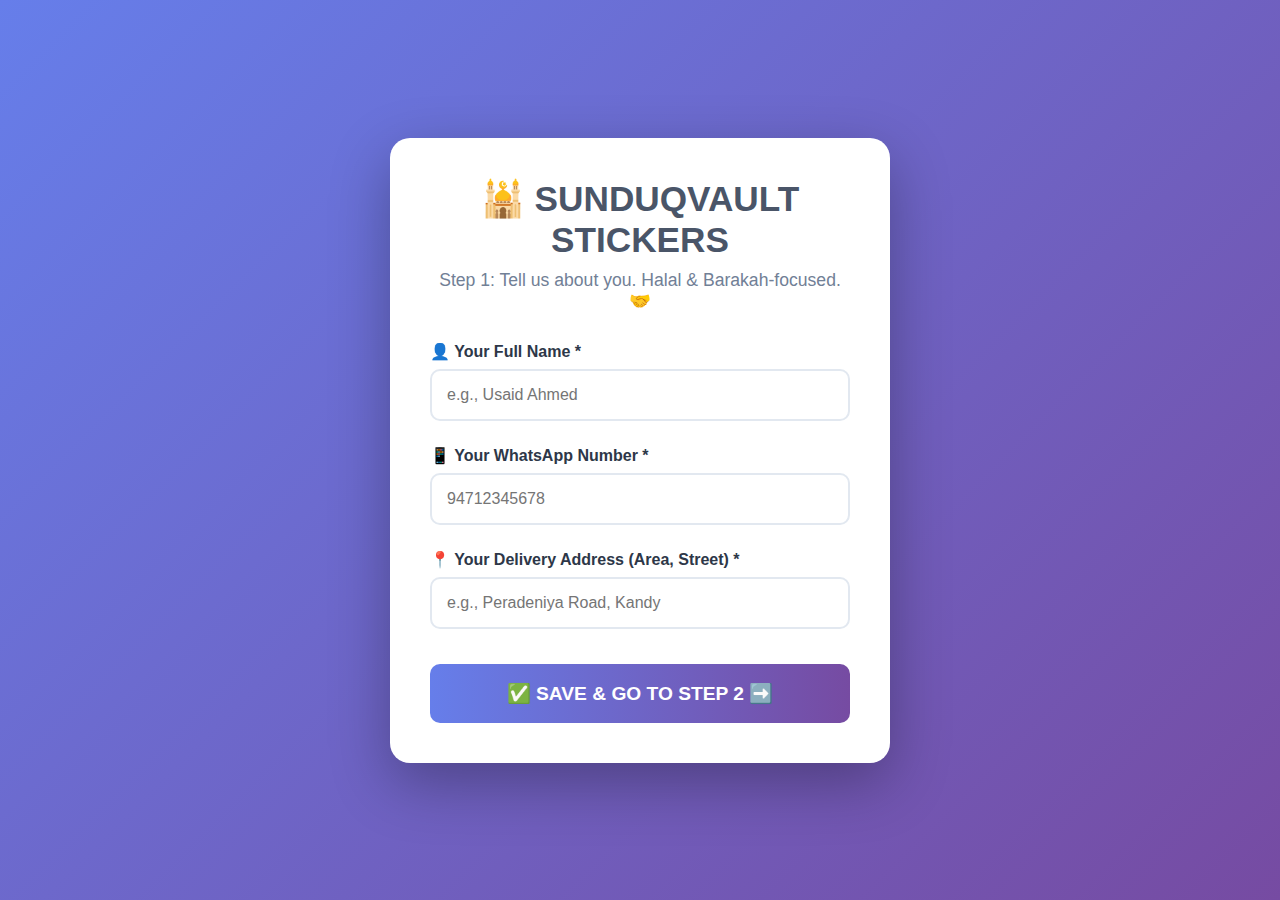
<file: index.html>
<!DOCTYPE html>
<html>
<head>
    <meta charset=UTF-8>
    <title>🖨️ SunduqVault - Order Stickers</title>
    <meta name="viewport" content="width=device-width, initial-scale=1">
    <style>
        * { margin: 0; padding: 0; box-sizing: border-box; font-family: 'Segoe UI', sans-serif; }
        body { background: linear-gradient(135deg, #667eea 0%, #764ba2 100%); min-height: 100vh; display: flex; justify-content: center; align-items: center; padding: 20px; }
        .card { background: white; border-radius: 20px; padding: 40px; width: 100%; max-width: 500px; box-shadow: 0 20px 60px rgba(0,0,0,0.3); }
        h1 { color: #4a5568; text-align: center; margin-bottom: 10px; font-size: 2.2rem; }
        .tagline { text-align: center; color: #718096; margin-bottom: 30px; font-size: 1.1rem; }
        .input-group { margin-bottom: 25px; }
        label { display: block; color: #2d3748; margin-bottom: 8px; font-weight: 600; font-size: 1rem; }
        input { width: 100%; padding: 15px; border: 2px solid #e2e8f0; border-radius: 10px; font-size: 1rem; transition: all 0.3s; }
        input:focus { outline: none; border-color: #667eea; box-shadow: 0 0 0 3px rgba(102, 126, 234, 0.1); }
        .next-btn { background: linear-gradient(to right, #667eea, #764ba2); color: white; border: none; padding: 18px; width: 100%; border-radius: 10px; font-size: 1.2rem; font-weight: bold; cursor: pointer; margin-top: 10px; transition: transform 0.3s, box-shadow 0.3s; }
        .next-btn:hover { transform: translateY(-3px); box-shadow: 0 10px 20px rgba(102, 126, 234, 0.4); }
        .hidden { display: none; }
    </style>
</head>
<body>
    <div class="card">
        <h1>🕌 SUNDUQVAULT STICKERS</h1>
        <p class="tagline">Step 1: Tell us about you. Halal & Barakah-focused. 🤝</p>

        <div class="input-group">
            <label for="userName">👤 Your Full Name *</label>
            <input type="text" id="userName" placeholder="e.g., Usaid Ahmed" required>
        </div>

        <div class="input-group">
            <label for="userWhatsApp">📱 Your WhatsApp Number *</label>
            <input type="tel" id="userWhatsApp" placeholder="94712345678" required>
        </div>

        <div class="input-group">
            <label for="userAddress">📍 Your Delivery Address (Area, Street) *</label>
            <input type="text" id="userAddress" placeholder="e.g., Peradeniya Road, Kandy" required>
        </div>

        <button class="next-btn" onclick="saveAndGoToStep2()">
            ✅ SAVE & GO TO STEP 2 ➡️
        </button>

        <p id="errorMsg" class="hidden" style="color: #e53e3e; margin-top: 15px; text-align: center; font-weight: 600;">⚠️ Please fill in all fields, brother!</p>
    </div>

    <script>
        // 🧠 THIS FUNCTION RUNS WHEN YOU CLICK THE BUTTON
        function saveAndGoToStep2() {
            // 1. GET THE VALUES FROM THE INPUT BOXES
            const userName = document.getElementById('userName').value.trim();
            const userWhatsApp = document.getElementById('userWhatsApp').value.trim();
            const userAddress = document.getElementById('userAddress').value.trim();

            // 2. CHECK IF THEY ARE EMPTY
            if (!userName || !userWhatsApp || !userAddress) {
                document.getElementById('errorMsg').classList.remove('hidden');
                return; // STOP HERE IF EMPTY
            }

            // 3. SAVE THEM TO THE BROWSER'S BUILT-IN MEMORY (localStorage)
            // Think of localStorage as a NOTEPAD that all your website pages can read.
            localStorage.setItem('sticker_userName', userName);
            localStorage.setItem('sticker_userWhatsApp', userWhatsApp);
            localStorage.setItem('sticker_userAddress', userAddress);

            // 4. REDIRECT TO THE NEXT SCREEN (screen2.html)
            window.location.href = 'screen2.html'; // ⚠️ YOU MUST CREATE THIS FILE NEXT!
        }
    </script>
</body>
</html>
</file>
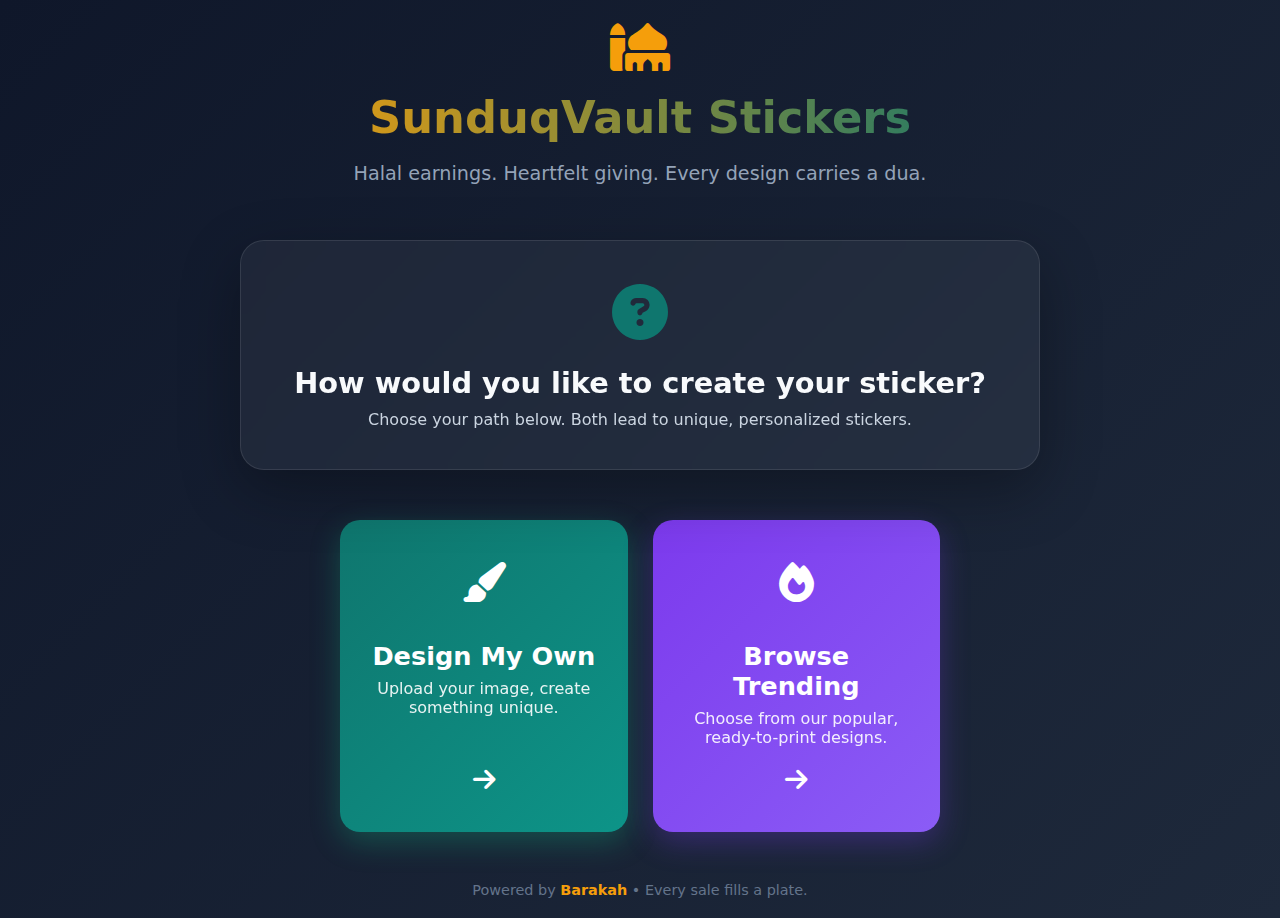
<file: 2index.html>
<!DOCTYPE html>
<html lang="en">
<head>
    <meta charset="UTF-8">
    <meta name="viewport" content="width=device-width, initial-scale=1.0">
    <title>🔄 Choose Your Path | SunduqVault</title>
    <link rel="stylesheet" href="https://cdnjs.cloudflare.com/ajax/libs/font-awesome/6.4.0/css/all.min.css">
    <style>
        /* 🌙 DEEP THEME - PROFESSIONAL & MODERN */
        :root {
            --primary: #0f766e;     /* Teal - Trust */
            --secondary: #7c3aed;   /* Purple - Royalty */
            --dark: #0f172a;        /* Dark Blue - Depth */
            --light: #f8fafc;       /* Off White - Clean */
            --accent: #f59e0b;      /* Amber - Energy */
        }
        * {
            margin: 0;
            padding: 0;
            box-sizing: border-box;
            font-family: 'Segoe UI', system-ui, sans-serif;
        }
        body {
            background: linear-gradient(135deg, var(--dark) 0%, #1e293b 100%);
            min-height: 100vh;
            display: flex;
            justify-content: center;
            align-items: center;
            padding: 20px;
            color: var(--light);
        }
        .container {
            max-width: 800px;
            width: 100%;
            text-align: center;
        }
        /* 🏔️ HEADER */
        .header {
            margin-bottom: 50px;
        }
        .logo {
            font-size: 3rem;
            margin-bottom: 15px;
            color: var(--accent);
        }
        h1 {
            font-size: 2.8rem;
            margin-bottom: 15px;
            background: linear-gradient(90deg, var(--accent), var(--primary));
            -webkit-background-clip: text;
            -webkit-text-fill-color: transparent;
            font-weight: 800;
        }
        .subtitle {
            font-size: 1.2rem;
            color: #94a3b8;
            max-width: 600px;
            margin: 0 auto 40px;
            line-height: 1.6;
        }
        /* ❓ QUESTION CARD */
        .question-card {
            background: rgba(255, 255, 255, 0.05);
            backdrop-filter: blur(10px);
            border: 1px solid rgba(255, 255, 255, 0.1);
            border-radius: 24px;
            padding: 40px 30px;
            margin-bottom: 50px;
            box-shadow: 0 20px 60px rgba(0, 0, 0, 0.3);
        }
        .question-icon {
            font-size: 3.5rem;
            color: var(--primary);
            margin-bottom: 20px;
        }
        .question-text {
            font-size: 1.8rem;
            font-weight: 700;
            margin-bottom: 10px;
        }
        .question-hint {
            color: #cbd5e1;
            font-size: 1rem;
        }
        /* 🔘 CHOICE BUTTONS - BIG & BEAUTIFUL */
        .choices-grid {
            display: grid;
            grid-template-columns: 1fr;
            gap: 25px;
            max-width: 600px;
            margin: 0 auto;
        }
        .choice-btn {
            background: linear-gradient(135deg, var(--primary), #0d9488);
            border: none;
            border-radius: 20px;
            padding: 30px 25px;
            color: white;
            font-size: 1.6rem;
            font-weight: 700;
            cursor: pointer;
            display: flex;
            align-items: center;
            justify-content: center;
            gap: 20px;
            transition: all 0.4s cubic-bezier(0.175, 0.885, 0.32, 1.275);
            box-shadow: 0 10px 30px rgba(16, 185, 129, 0.3);
            text-align: left;
        }
        .choice-btn:hover {
            transform: translateY(-10px) scale(1.02);
            box-shadow: 0 20px 40px rgba(16, 185, 129, 0.5);
        }
        .choice-btn.option2 {
            background: linear-gradient(135deg, var(--secondary), #8b5cf6);
            box-shadow: 0 10px 30px rgba(124, 58, 237, 0.3);
        }
        .choice-btn.option2:hover {
            box-shadow: 0 20px 40px rgba(124, 58, 237, 0.5);
        }
        .btn-icon {
            font-size: 2.5rem;
        }
        .btn-text {
            flex: 1;
        }
        .btn-desc {
            display: block;
            font-size: 1rem;
            font-weight: 400;
            opacity: 0.9;
            margin-top: 8px;
        }
        /* 📱 RESPONSIVE */
        @media (min-width: 768px) {
            .choices-grid {
                grid-template-columns: repeat(2, 1fr);
            }
            .choice-btn {
                flex-direction: column;
                text-align: center;
                padding: 40px 25px;
            }
            .btn-icon {
                margin-bottom: 15px;
            }
        }
        /* 🔽 FOOTER */
        .footer-note {
            margin-top: 50px;
            color: #64748b;
            font-size: 0.9rem;
        }
        .highlight {
            color: var(--accent);
            font-weight: 700;
        }
    </style>
</head>
<body>
    <div class="container">
        <!-- 🏔️ HEADER -->
        <div class="header">
            <div class="logo">
                <i class="fas fa-mosque"></i>
            </div>
            <h1>SunduqVault Stickers</h1>
            <p class="subtitle">Halal earnings. Heartfelt giving. Every design carries a dua.</p>
        </div>

        <!-- ❓ QUESTION CARD -->
        <div class="question-card">
            <div class="question-icon">
                <i class="fas fa-question-circle"></i>
            </div>
            <p class="question-text">How would you like to create your sticker?</p>
            <p class="question-hint">Choose your path below. Both lead to unique, personalized stickers.</p>
        </div>

        <!-- 🔘 CHOICE BUTTONS -->
        <div class="choices-grid">
            <!-- OPTION 1: CUSTOM DESIGN -->
            <button class="choice-btn" onclick="goToCustom()">
                <div class="btn-icon">
                    <i class="fas fa-paint-brush"></i>
                </div>
                <div class="btn-text">
                    Design My Own
                    <span class="btn-desc">Upload your image, create something unique.</span>
                </div>
                <i class="fas fa-arrow-right"></i>
            </button>

            <!-- OPTION 2: TRENDING DESIGNS -->
            <button class="choice-btn option2" onclick="goToTrending()">
                <div class="btn-icon">
                    <i class="fas fa-fire"></i>
                </div>
                <div class="btn-text">
                    Browse Trending
                    <span class="btn-desc">Choose from our popular, ready-to-print designs.</span>
                </div>
                <i class="fas fa-arrow-right"></i>
            </button>
        </div>

        <!-- 🔽 FOOTER -->
        <p class="footer-note">
            Powered by <span class="highlight">Barakah</span> • Every sale fills a plate.
        </p>
    </div>

    <script>
        function goToCustom() {
            // 🎨 Redirect to your original custom design flow
            // Change 'screen2_design.html' to your actual custom flow start page
            window.location.href = 'screen2_design.html';
        }

        function goToTrending() {
            // 🔥 Redirect to trending stickers gallery
            // Change 'trending.html' to your actual trending page
            window.location.href = 'trending.html';
        }
    </script>
</body>
</html>
</file>
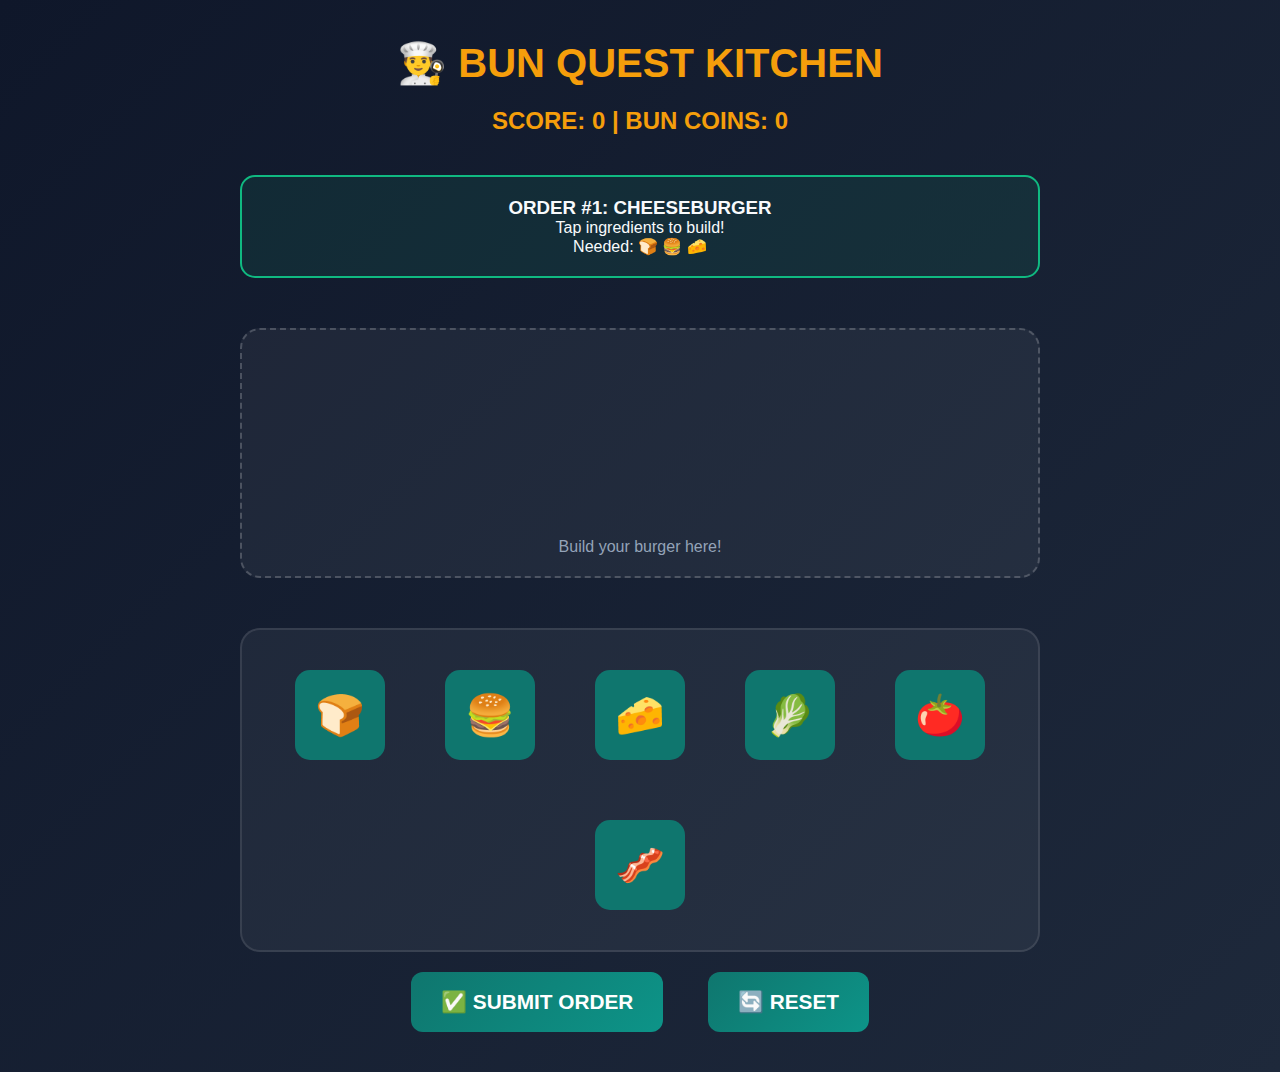
<file: burger index.html>
<!DOCTYPE html>
<html>
<head>
    <meta charset="Utf-8">
        <title>Bun Quest Kitchen</title>
        <meta name="viewport" content="width=device-width, initial-scale=1.0">
            <style>
                    * {
                                margin: 0;
                                            padding: 0;
                                                        box-sizing: border-box;
                                                                    font-family: 'Segoe UI', sans-serif;
                                                                                touch-action: manipulation;
                                                                                        }
                                                                                                
                                                                                                        body {
                                                                                                                    background: linear-gradient(135deg, #0f172a 0%, #1e293b 100%);
                                                                                                                                color: #f8fafc;
                                                                                                                                            padding: 20px;
                                                                                                                                                        text-align: center;
                                                                                                                                                                    min-height: 100vh;
                                                                                                                                                                            }
                                                                                                                                                                                    
                                                                                                                                                                                            h1 {
                                                                                                                                                                                                        margin: 20px 0;
                                                                                                                                                                                                                    color: #f59e0b;
                                                                                                                                                                                                                                font-size: 2.5rem;
                                                                                                                                                                                                                                        }
                                                                                                                                                                                                                                                
                                                                                                                                                                                                                                                        .game-area {
                                                                                                                                                                                                                                                                    display: flex;
                                                                                                                                                                                                                                                                                flex-direction: column;
                                                                                                                                                                                                                                                                                            gap: 30px;
                                                                                                                                                                                                                                                                                                        max-width: 800px;
                                                                                                                                                                                                                                                                                                                    margin: 0 auto;
                                                                                                                                                                                                                                                                                                                            }
                                                                                                                                                                                                                                                                                                                                    
                                                                                                                                                                                                                                                                                                                                            /* INGREDIENTS SHELF */
                                                                                                                                                                                                                                                                                                                                                    .ingredients {
                                                                                                                                                                                                                                                                                                                                                                display: flex;
                                                                                                                                                                                                                                                                                                                                                                            justify-content: center;
                                                                                                                                                                                                                                                                                                                                                                                        gap: 20px;
                                                                                                                                                                                                                                                                                                                                                                                                    flex-wrap: wrap;
                                                                                                                                                                                                                                                                                                                                                                                                                padding: 20px;
                                                                                                                                                                                                                                                                                                                                                                                                                            background: rgba(255,255,255,0.05);
                                                                                                                                                                                                                                                                                                                                                                                                                                        border-radius: 20px;
                                                                                                                                                                                                                                                                                                                                                                                                                                                    border: 2px solid rgba(255,255,255,0.1);
                                                                                                                                                                                                                                                                                                                                                                                                                                                            }
                                                                                                                                                                                                                                                                                                                                                                                                                                                                    
                                                                                                                                                                                                                                                                                                                                                                                                                                                                            .ingredient-btn {
                                                                                                                                                                                                                                                                                                                                                                                                                                                                                        background: #0f766e;
                                                                                                                                                                                                                                                                                                                                                                                                                                                                                                    border: none;
                                                                                                                                                                                                                                                                                                                                                                                                                                                                                                                border-radius: 15px;
                                                                                                                                                                                                                                                                                                                                                                                                                                                                                                                            padding: 20px;
                                                                                                                                                                                                                                                                                                                                                                                                                                                                                                                                        font-size: 2.5rem;
                                                                                                                                                                                                                                                                                                                                                                                                                                                                                                                                                    cursor: pointer;
                                                                                                                                                                                                                                                                                                                                                                                                                                                                                                                                                                transition: all 0.2s;
                                                                                                                                                                                                                                                                                                                                                                                                                                                                                                                                                                            width: 90px;
                                                                                                                                                                                                                                                                                                                                                                                                                                                                                                                                                                                        height: 90px;
                                                                                                                                                                                                                                                                                                                                                                                                                                                                                                                                                                                                    display: flex;
                                                                                                                                                                                                                                                                                                                                                                                                                                                                                                                                                                                                                align-items: center;
                                                                                                                                                                                                                                                                                                                                                                                                                                                                                                                                                                                                                            justify-content: center;
                                                                                                                                                                                                                                                                                                                                                                                                                                                                                                                                                                                                                                    }
                                                                                                                                                                                                                                                                                                                                                                                                                                                                                                                                                                                                                                            
                                                                                                                                                                                                                                                                                                                                                                                                                                                                                                                                                                                                                                                    .ingredient-btn:active {
                                                                                                                                                                                                                                                                                                                                                                                                                                                                                                                                                                                                                                                                transform: scale(0.9);
                                                                                                                                                                                                                                                                                                                                                                                                                                                                                                                                                                                                                                                                            background: #0d9488;
                                                                                                                                                                                                                                                                                                                                                                                                                                                                                                                                                                                                                                                                                        box-shadow: 0 0 20px #10b981;
                                                                                                                                                                                                                                                                                                                                                                                                                                                                                                                                                                                                                                                                                                }
                                                                                                                                                                                                                                                                                                                                                                                                                                                                                                                                                                                                                                                                                                        
                                                                                                                                                                                                                                                                                                                                                                                                                                                                                                                                                                                                                                                                                                                /* BURGER BUILD AREA */
                                                                                                                                                                                                                                                                                                                                                                                                                                                                                                                                                                                                                                                                                                                        .burger-area {
                                                                                                                                                                                                                                                                                                                                                                                                                                                                                                                                                                                                                                                                                                                                    min-height: 250px;
                                                                                                                                                                                                                                                                                                                                                                                                                                                                                                                                                                                                                                                                                                                                                background: rgba(255,255,255,0.05);
                                                                                                                                                                                                                                                                                                                                                                                                                                                                                                                                                                                                                                                                                                                                                            border-radius: 20px;
                                                                                                                                                                                                                                                                                                                                                                                                                                                                                                                                                                                                                                                                                                                                                                        border: 2px dashed rgba(255,255,255,0.2);
                                                                                                                                                                                                                                                                                                                                                                                                                                                                                                                                                                                                                                                                                                                                                                                    padding: 20px;
                                                                                                                                                                                                                                                                                                                                                                                                                                                                                                                                                                                                                                                                                                                                                                                                margin: 20px 0;
                                                                                                                                                                                                                                                                                                                                                                                                                                                                                                                                                                                                                                                                                                                                                                                                            display: flex;
                                                                                                                                                                                                                                                                                                                                                                                                                                                                                                                                                                                                                                                                                                                                                                                                                        flex-direction: column-reverse;
                                                                                                                                                                                                                                                                                                                                                                                                                                                                                                                                                                                                                                                                                                                                                                                                                                    align-items: center;
                                                                                                                                                                                                                                                                                                                                                                                                                                                                                                                                                                                                                                                                                                                                                                                                                                                justify-content: flex-start;
                                                                                                                                                                                                                                                                                                                                                                                                                                                                                                                                                                                                                                                                                                                                                                                                                                                        }
                                                                                                                                                                                                                                                                                                                                                                                                                                                                                                                                                                                                                                                                                                                                                                                                                                                                
                                                                                                                                                                                                                                                                                                                                                                                                                                                                                                                                                                                                                                                                                                                                                                                                                                                                        .burger-piece {
                                                                                                                                                                                                                                                                                                                                                                                                                                                                                                                                                                                                                                                                                                                                                                                                                                                                                    font-size: 3rem;
                                                                                                                                                                                                                                                                                                                                                                                                                                                                                                                                                                                                                                                                                                                                                                                                                                                                                                margin: 5px 0;
                                                                                                                                                                                                                                                                                                                                                                                                                                                                                                                                                                                                                                                                                                                                                                                                                                                                                                            animation: pop 0.3s ease;
                                                                                                                                                                                                                                                                                                                                                                                                                                                                                                                                                                                                                                                                                                                                                                                                                                                                                                                    }
                                                                                                                                                                                                                                                                                                                                                                                                                                                                                                                                                                                                                                                                                                                                                                                                                                                                                                                            
                                                                                                                                                                                                                                                                                                                                                                                                                                                                                                                                                                                                                                                                                                                                                                                                                                                                                                                                    @keyframes pop {
                                                                                                                                                                                                                                                                                                                                                                                                                                                                                                                                                                                                                                                                                                                                                                                                                                                                                                                                                0% { transform: scale(0); }
                                                                                                                                                                                                                                                                                                                                                                                                                                                                                                                                                                                                                                                                                                                                                                                                                                                                                                                                                            70% { transform: scale(1.1); }
                                                                                                                                                                                                                                                                                                                                                                                                                                                                                                                                                                                                                                                                                                                                                                                                                                                                                                                                                                        100% { transform: scale(1); }
                                                                                                                                                                                                                                                                                                                                                                                                                                                                                                                                                                                                                                                                                                                                                                                                                                                                                                                                                                                }
                                                                                                                                                                                                                                                                                                                                                                                                                                                                                                                                                                                                                                                                                                                                                                                                                                                                                                                                                                                        
                                                                                                                                                                                                                                                                                                                                                                                                                                                                                                                                                                                                                                                                                                                                                                                                                                                                                                                                                                                                /* ORDER CARD */
                                                                                                                                                                                                                                                                                                                                                                                                                                                                                                                                                                                                                                                                                                                                                                                                                                                                                                                                                                                                        .order-card {
                                                                                                                                                                                                                                                                                                                                                                                                                                                                                                                                                                                                                                                                                                                                                                                                                                                                                                                                                                                                                    background: rgba(16, 185, 129, 0.1);
                                                                                                                                                                                                                                                                                                                                                                                                                                                                                                                                                                                                                                                                                                                                                                                                                                                                                                                                                                                                                                border: 2px solid #10b981;
                                                                                                                                                                                                                                                                                                                                                                                                                                                                                                                                                                                                                                                                                                                                                                                                                                                                                                                                                                                                                                            border-radius: 15px;
                                                                                                                                                                                                                                                                                                                                                                                                                                                                                                                                                                                                                                                                                                                                                                                                                                                                                                                                                                                                                                                        padding: 20px;
                                                                                                                                                                                                                                                                                                                                                                                                                                                                                                                                                                                                                                                                                                                                                                                                                                                                                                                                                                                                                                                                    margin-top: 20px;
                                                                                                                                                                                                                                                                                                                                                                                                                                                                                                                                                                                                                                                                                                                                                                                                                                                                                                                                                                                                                                                                            }
                                                                                                                                                                                                                                                                                                                                                                                                                                                                                                                                                                                                                                                                                                                                                                                                                                                                                                                                                                                                                                                                                    
                                                                                                                                                                                                                                                                                                                                                                                                                                                                                                                                                                                                                                                                                                                                                                                                                                                                                                                                                                                                                                                                                            .score {
                                                                                                                                                                                                                                                                                                                                                                                                                                                                                                                                                                                                                                                                                                                                                                                                                                                                                                                                                                                                                                                                                                        font-size: 1.5rem;
                                                                                                                                                                                                                                                                                                                                                                                                                                                                                                                                                                                                                                                                                                                                                                                                                                                                                                                                                                                                                                                                                                                    color: #f59e0b;
                                                                                                                                                                                                                                                                                                                                                                                                                                                                                                                                                                                                                                                                                                                                                                                                                                                                                                                                                                                                                                                                                                                                font-weight: bold;
                                                                                                                                                                                                                                                                                                                                                                                                                                                                                                                                                                                                                                                                                                                                                                                                                                                                                                                                                                                                                                                                                                                                            margin: 20px 0;
                                                                                                                                                                                                                                                                                                                                                                                                                                                                                                                                                                                                                                                                                                                                                                                                                                                                                                                                                                                                                                                                                                                                                    }
                                                                                                                                                                                                                                                                                                                                                                                                                                                                                                                                                                                                                                                                                                                                                                                                                                                                                                                                                                                                                                                                                                                                                            
                                                                                                                                                                                                                                                                                                                                                                                                                                                                                                                                                                                                                                                                                                                                                                                                                                                                                                                                                                                                                                                                                                                                                                    button {
                                                                                                                                                                                                                                                                                                                                                                                                                                                                                                                                                                                                                                                                                                                                                                                                                                                                                                                                                                                                                                                                                                                                                                                background: linear-gradient(135deg, #0f766e, #0d9488);
                                                                                                                                                                                                                                                                                                                                                                                                                                                                                                                                                                                                                                                                                                                                                                                                                                                                                                                                                                                                                                                                                                                                                                                            color: white;
                                                                                                                                                                                                                                                                                                                                                                                                                                                                                                                                                                                                                                                                                                                                                                                                                                                                                                                                                                                                                                                                                                                                                                                                        border: none;
                                                                                                                                                                                                                                                                                                                                                                                                                                                                                                                                                                                                                                                                                                                                                                                                                                                                                                                                                                                                                                                                                                                                                                                                                    padding: 18px 30px;
                                                                                                                                                                                                                                                                                                                                                                                                                                                                                                                                                                                                                                                                                                                                                                                                                                                                                                                                                                                                                                                                                                                                                                                                                                border-radius: 12px;
                                                                                                                                                                                                                                                                                                                                                                                                                                                                                                                                                                                                                                                                                                                                                                                                                                                                                                                                                                                                                                                                                                                                                                                                                                            font-size: 1.3rem;
                                                                                                                                                                                                                                                                                                                                                                                                                                                                                                                                                                                                                                                                                                                                                                                                                                                                                                                                                                                                                                                                                                                                                                                                                                                        font-weight: bold;
                                                                                                                                                                                                                                                                                                                                                                                                                                                                                                                                                                                                                                                                                                                                                                                                                                                                                                                                                                                                                                                                                                                                                                                                                                                                    cursor: pointer;
                                                                                                                                                                                                                                                                                                                                                                                                                                                                                                                                                                                                                                                                                                                                                                                                                                                                                                                                                                                                                                                                                                                                                                                                                                                                                margin: 20px;
                                                                                                                                                                                                                                                                                                                                                                                                                                                                                                                                                                                                                                                                                                                                                                                                                                                                                                                                                                                                                                                                                                                                                                                                                                                                                            transition: all 0.3s;
                                                                                                                                                                                                                                                                                                                                                                                                                                                                                                                                                                                                                                                                                                                                                                                                                                                                                                                                                                                                                                                                                                                                                                                                                                                                                                    }
                                                                                                                                                                                                                                                                                                                                                                                                                                                                                                                                                                                                                                                                                                                                                                                                                                                                                                                                                                                                                                                                                                                                                                                                                                                                                                            
                                                                                                                                                                                                                                                                                                                                                                                                                                                                                                                                                                                                                                                                                                                                                                                                                                                                                                                                                                                                                                                                                                                                                                                                                                                                                                                    button:hover {
                                                                                                                                                                                                                                                                                                                                                                                                                                                                                                                                                                                                                                                                                                                                                                                                                                                                                                                                                                                                                                                                                                                                                                                                                                                                                                                                transform: translateY(-3px);
                                                                                                                                                                                                                                                                                                                                                                                                                                                                                                                                                                                                                                                                                                                                                                                                                                                                                                                                                                                                                                                                                                                                                                                                                                                                                                                                            box-shadow: 0 10px 25px rgba(16, 185, 129, 0.4);
                                                                                                                                                                                                                                                                                                                                                                                                                                                                                                                                                                                                                                                                                                                                                                                                                                                                                                                                                                                                                                                                                                                                                                                                                                                                                                                                                    }
                                                                                                                                                                                                                                                                                                                                                                                                                                                                                                                                                                                                                                                                                                                                                                                                                                                                                                                                                                                                                                                                                                                                                                                                                                                                                                                                                        </style>
                                                                                                                                                                                                                                                                                                                                                                                                                                                                                                                                                                                                                                                                                                                                                                                                                                                                                                                                                                                                                                                                                                                                                                                                                                                                                                                                                        </head>
                                                                                                                                                                                                                                                                                                                                                                                                                                                                                                                                                                                                                                                                                                                                                                                                                                                                                                                                                                                                                                                                                                                                                                                                                                                                                                                                                        <body>
                                                                                                                                                                                                                                                                                                                                                                                                                                                                                                                                                                                                                                                                                                                                                                                                                                                                                                                                                                                                                                                                                                                                                                                                                                                                                                                                                            <h1>👨‍🍳 BUN QUEST KITCHEN</h1>
                                                                                                                                                                                                                                                                                                                                                                                                                                                                                                                                                                                                                                                                                                                                                                                                                                                                                                                                                                                                                                                                                                                                                                                                                                                                                                                                                                
                                                                                                                                                                                                                                                                                                                                                                                                                                                                                                                                                                                                                                                                                                                                                                                                                                                                                                                                                                                                                                                                                                                                                                                                                                                                                                                                                                    <div class="score">
                                                                                                                                                                                                                                                                                                                                                                                                                                                                                                                                                                                                                                                                                                                                                                                                                                                                                                                                                                                                                                                                                                                                                                                                                                                                                                                                                                            SCORE: <span id="score">0</span> | 
                                                                                                                                                                                                                                                                                                                                                                                                                                                                                                                                                                                                                                                                                                                                                                                                                                                                                                                                                                                                                                                                                                                                                                                                                                                                                                                                                                                    BUN COINS: <span id="coins">0</span>
                                                                                                                                                                                                                                                                                                                                                                                                                                                                                                                                                                                                                                                                                                                                                                                                                                                                                                                                                                                                                                                                                                                                                                                                                                                                                                                                                                                        </div>
                                                                                                                                                                                                                                                                                                                                                                                                                                                                                                                                                                                                                                                                                                                                                                                                                                                                                                                                                                                                                                                                                                                                                                                                                                                                                                                                                                                            
                                                                                                                                                                                                                                                                                                                                                                                                                                                                                                                                                                                                                                                                                                                                                                                                                                                                                                                                                                                                                                                                                                                                                                                                                                                                                                                                                                                                <div class="game-area">
                                                                                                                                                                                                                                                                                                                                                                                                                                                                                                                                                                                                                                                                                                                                                                                                                                                                                                                                                                                                                                                                                                                                                                                                                                                                                                                                                                                                        <!-- ORDER CARD -->
                                                                                                                                                                                                                                                                                                                                                                                                                                                                                                                                                                                                                                                                                                                                                                                                                                                                                                                                                                                                                                                                                                                                                                                                                                                                                                                                                                                                                <div class="order-card">
                                                                                                                                                                                                                                                                                                                                                                                                                                                                                                                                                                                                                                                                                                                                                                                                                                                                                                                                                                                                                                                                                                                                                                                                                                                                                                                                                                                                                            <h3>ORDER #1: CHEESEBURGER</h3>
                                                                                                                                                                                                                                                                                                                                                                                                                                                                                                                                                                                                                                                                                                                                                                                                                                                                                                                                                                                                                                                                                                                                                                                                                                                                                                                                                                                                                                        <p>Tap ingredients to build!</p>
                                                                                                                                                                                                                                                                                                                                                                                                                                                                                                                                                                                                                                                                                                                                                                                                                                                                                                                                                                                                                                                                                                                                                                                                                                                                                                                                                                                                                                                    <div id="orderIngredients">
                                                                                                                                                                                                                                                                                                                                                                                                                                                                                                                                                                                                                                                                                                                                                                                                                                                                                                                                                                                                                                                                                                                                                                                                                                                                                                                                                                                                                                                                    Needed: 🍞 🍔 🧀
                                                                                                                                                                                                                                                                                                                                                                                                                                                                                                                                                                                                                                                                                                                                                                                                                                                                                                                                                                                                                                                                                                                                                                                                                                                                                                                                                                                                                                                                                </div>
                                                                                                                                                                                                                                                                                                                                                                                                                                                                                                                                                                                                                                                                                                                                                                                                                                                                                                                                                                                                                                                                                                                                                                                                                                                                                                                                                                                                                                                                                        </div>
                                                                                                                                                                                                                                                                                                                                                                                                                                                                                                                                                                                                                                                                                                                                                                                                                                                                                                                                                                                                                                                                                                                                                                                                                                                                                                                                                                                                                                                                                                
                                                                                                                                                                                                                                                                                                                                                                                                                                                                                                                                                                                                                                                                                                                                                                                                                                                                                                                                                                                                                                                                                                                                                                                                                                                                                                                                                                                                                                                                                                        <!-- BURGER BUILD AREA -->
                                                                                                                                                                                                                                                                                                                                                                                                                                                                                                                                                                                                                                                                                                                                                                                                                                                                                                                                                                                                                                                                                                                                                                                                                                                                                                                                                                                                                                                                                                                <div class="burger-area" id="burger">
                                                                                                                                                                                                                                                                                                                                                                                                                                                                                                                                                                                                                                                                                                                                                                                                                                                                                                                                                                                                                                                                                                                                                                                                                                                                                                                                                                                                                                                                                                                            <!-- Burger pieces will appear here -->
                                                                                                                                                                                                                                                                                                                                                                                                                                                                                                                                                                                                                                                                                                                                                                                                                                                                                                                                                                                                                                                                                                                                                                                                                                                                                                                                                                                                                                                                                                                                        <p style="color: #94a3b8; margin-top: 50px;">Build your burger here!</p>
                                                                                                                                                                                                                                                                                                                                                                                                                                                                                                                                                                                                                                                                                                                                                                                                                                                                                                                                                                                                                                                                                                                                                                                                                                                                                                                                                                                                                                                                                                                                                </div>
                                                                                                                                                                                                                                                                                                                                                                                                                                                                                                                                                                                                                                                                                                                                                                                                                                                                                                                                                                                                                                                                                                                                                                                                                                                                                                                                                                                                                                                                                                                                                        
                                                                                                                                                                                                                                                                                                                                                                                                                                                                                                                                                                                                                                                                                                                                                                                                                                                                                                                                                                                                                                                                                                                                                                                                                                                                                                                                                                                                                                                                                                                                                                <!-- INGREDIENTS SHELF -->
                                                                                                                                                                                                                                                                                                                                                                                                                                                                                                                                                                                                                                                                                                                                                                                                                                                                                                                                                                                                                                                                                                                                                                                                                                                                                                                                                                                                                                                                                                                                                                        <div class="ingredients">
                                                                                                                                                                                                                                                                                                                                                                                                                                                                                                                                                                                                                                                                                                                                                                                                                                                                                                                                                                                                                                                                                                                                                                                                                                                                                                                                                                                                                                                                                                                                                                                    <button class="ingredient-btn" onclick="addIngredient('bread')">🍞</button>
                                                                                                                                                                                                                                                                                                                                                                                                                                                                                                                                                                                                                                                                                                                                                                                                                                                                                                                                                                                                                                                                                                                                                                                                                                                                                                                                                                                                                                                                                                                                                                                                <button class="ingredient-btn" onclick="addIngredient('patty')">🍔</button>
                                                                                                                                                                                                                                                                                                                                                                                                                                                                                                                                                                                                                                                                                                                                                                                                                                                                                                                                                                                                                                                                                                                                                                                                                                                                                                                                                                                                                                                                                                                                                                                                            <button class="ingredient-btn" onclick="addIngredient('cheese')">🧀</button>
                                                                                                                                                                                                                                                                                                                                                                                                                                                                                                                                                                                                                                                                                                                                                                                                                                                                                                                                                                                                                                                                                                                                                                                                                                                                                                                                                                                                                                                                                                                                                                                                                        <button class="ingredient-btn" onclick="addIngredient('lettuce')">🥬</button>
                                                                                                                                                                                                                                                                                                                                                                                                                                                                                                                                                                                                                                                                                                                                                                                                                                                                                                                                                                                                                                                                                                                                                                                                                                                                                                                                                                                                                                                                                                                                                                                                                                    <button class="ingredient-btn" onclick="addIngredient('tomato')">🍅</button>
                                                                                                                                                                                                                                                                                                                                                                                                                                                                                                                                                                                                                                                                                                                                                                                                                                                                                                                                                                                                                                                                                                                                                                                                                                                                                                                                                                                                                                                                                                                                                                                                                                                <button class="ingredient-btn" onclick="addIngredient('bacon')">🥓</button>
                                                                                                                                                                                                                                                                                                                                                                                                                                                                                                                                                                                                                                                                                                                                                                                                                                                                                                                                                                                                                                                                                                                                                                                                                                                                                                                                                                                                                                                                                                                                                                                                                                                        </div>
                                                                                                                                                                                                                                                                                                                                                                                                                                                                                                                                                                                                                                                                                                                                                                                                                                                                                                                                                                                                                                                                                                                                                                                                                                                                                                                                                                                                                                                                                                                                                                                                                                                            </div>
                                                                                                                                                                                                                                                                                                                                                                                                                                                                                                                                                                                                                                                                                                                                                                                                                                                                                                                                                                                                                                                                                                                                                                                                                                                                                                                                                                                                                                                                                                                                                                                                                                                                
                                                                                                                                                                                                                                                                                                                                                                                                                                                                                                                                                                                                                                                                                                                                                                                                                                                                                                                                                                                                                                                                                                                                                                                                                                                                                                                                                                                                                                                                                                                                                                                                                                                                    <button onclick="checkOrder()">✅ SUBMIT ORDER</button>
                                                                                                                                                                                                                                                                                                                                                                                                                                                                                                                                                                                                                                                                                                                                                                                                                                                                                                                                                                                                                                                                                                                                                                                                                                                                                                                                                                                                                                                                                                                                                                                                                                                                        <button onclick="resetKitchen()">🔄 RESET</button>
                                                                                                                                                                                                                                                                                                                                                                                                                                                                                                                                                                                                                                                                                                                                                                                                                                                                                                                                                                                                                                                                                                                                                                                                                                                                                                                                                                                                                                                                                                                                                                                                                                                                            
                                                                                                                                                                                                                                                                                                                                                                                                                                                                                                                                                                                                                                                                                                                                                                                                                                                                                                                                                                                                                                                                                                                                                                                                                                                                                                                                                                                                                                                                                                                                                                                                                                                                                <script>
                                                                                                                                                                                                                                                                                                                                                                                                                                                                                                                                                                                                                                                                                                                                                                                                                                                                                                                                                                                                                                                                                                                                                                                                                                                                                                                                                                                                                                                                                                                                                                                                                                                                                        let score = 0;
                                                                                                                                                                                                                                                                                                                                                                                                                                                                                                                                                                                                                                                                                                                                                                                                                                                                                                                                                                                                                                                                                                                                                                                                                                                                                                                                                                                                                                                                                                                                                                                                                                                                                                let bunCoins = 0;
                                                                                                                                                                                                                                                                                                                                                                                                                                                                                                                                                                                                                                                                                                                                                                                                                                                                                                                                                                                                                                                                                                                                                                                                                                                                                                                                                                                                                                                                                                                                                                                                                                                                                                        let currentBurger = [];
                                                                                                                                                                                                                                                                                                                                                                                                                                                                                                                                                                                                                                                                                                                                                                                                                                                                                                                                                                                                                                                                                                                                                                                                                                                                                                                                                                                                                                                                                                                                                                                                                                                                                                                
                                                                                                                                                                                                                                                                                                                                                                                                                                                                                                                                                                                                                                                                                                                                                                                                                                                                                                                                                                                                                                                                                                                                                                                                                                                                                                                                                                                                                                                                                                                                                                                                                                                                                                                        // Current order requirements
                                                                                                                                                                                                                                                                                                                                                                                                                                                                                                                                                                                                                                                                                                                                                                                                                                                                                                                                                                                                                                                                                                                                                                                                                                                                                                                                                                                                                                                                                                                                                                                                                                                                                                                                const currentOrder = ['bread', 'patty', 'cheese'];
                                                                                                                                                                                                                                                                                                                                                                                                                                                                                                                                                                                                                                                                                                                                                                                                                                                                                                                                                                                                                                                                                                                                                                                                                                                                                                                                                                                                                                                                                                                                                                                                                                                                                                                                        
                                                                                                                                                                                                                                                                                                                                                                                                                                                                                                                                                                                                                                                                                                                                                                                                                                                                                                                                                                                                                                                                                                                                                                                                                                                                                                                                                                                                                                                                                                                                                                                                                                                                                                                                                function addIngredient(type) {
                                                                                                                                                                                                                                                                                                                                                                                                                                                                                                                                                                                                                                                                                                                                                                                                                                                                                                                                                                                                                                                                                                                                                                                                                                                                                                                                                                                                                                                                                                                                                                                                                                                                                                                                                            // Add to burger array
                                                                                                                                                                                                                                                                                                                                                                                                                                                                                                                                                                                                                                                                                                                                                                                                                                                                                                                                                                                                                                                                                                                                                                                                                                                                                                                                                                                                                                                                                                                                                                                                                                                                                                                                                                        currentBurger.push(type);
                                                                                                                                                                                                                                                                                                                                                                                                                                                                                                                                                                                                                                                                                                                                                                                                                                                                                                                                                                                                                                                                                                                                                                                                                                                                                                                                                                                                                                                                                                                                                                                                                                                                                                                                                                                    
                                                                                                                                                                                                                                                                                                                                                                                                                                                                                                                                                                                                                                                                                                                                                                                                                                                                                                                                                                                                                                                                                                                                                                                                                                                                                                                                                                                                                                                                                                                                                                                                                                                                                                                                                                                                // Display in burger area
                                                                                                                                                                                                                                                                                                                                                                                                                                                                                                                                                                                                                                                                                                                                                                                                                                                                                                                                                                                                                                                                                                                                                                                                                                                                                                                                                                                                                                                                                                                                                                                                                                                                                                                                                                                                            const burgerArea = document.getElementById('burger');
                                                                                                                                                                                                                                                                                                                                                                                                                                                                                                                                                                                                                                                                                                                                                                                                                                                                                                                                                                                                                                                                                                                                                                                                                                                                                                                                                                                                                                                                                                                                                                                                                                                                                                                                                                                                                        const piece = document.createElement('div');
                                                                                                                                                                                                                                                                                                                                                                                                                                                                                                                                                                                                                                                                                                                                                                                                                                                                                                                                                                                                                                                                                                                                                                                                                                                                                                                                                                                                                                                                                                                                                                                                                                                                                                                                                                                                                                    piece.className = 'burger-piece';
                                                                                                                                                                                                                                                                                                                                                                                                                                                                                                                                                                                                                                                                                                                                                                                                                                                                                                                                                                                                                                                                                                                                                                                                                                                                                                                                                                                                                                                                                                                                                                                                                                                                                                                                                                                                                                                piece.textContent = getEmoji(type);
                                                                                                                                                                                                                                                                                                                                                                                                                                                                                                                                                                                                                                                                                                                                                                                                                                                                                                                                                                                                                                                                                                                                                                                                                                                                                                                                                                                                                                                                                                                                                                                                                                                                                                                                                                                                                                                            burgerArea.appendChild(piece);
                                                                                                                                                                                                                                                                                                                                                                                                                                                                                                                                                                                                                                                                                                                                                                                                                                                                                                                                                                                                                                                                                                                                                                                                                                                                                                                                                                                                                                                                                                                                                                                                                                                                                                                                                                                                                                                                        
                                                                                                                                                                                                                                                                                                                                                                                                                                                                                                                                                                                                                                                                                                                                                                                                                                                                                                                                                                                                                                                                                                                                                                                                                                                                                                                                                                                                                                                                                                                                                                                                                                                                                                                                                                                                                                                                                    // Scroll to show new piece
                                                                                                                                                                                                                                                                                                                                                                                                                                                                                                                                                                                                                                                                                                                                                                                                                                                                                                                                                                                                                                                                                                                                                                                                                                                                                                                                                                                                                                                                                                                                                                                                                                                                                                                                                                                                                                                                                                piece.scrollIntoView({ behavior: 'smooth', block: 'end' });
                                                                                                                                                                                                                                                                                                                                                                                                                                                                                                                                                                                                                                                                                                                                                                                                                                                                                                                                                                                                                                                                                                                                                                                                                                                                                                                                                                                                                                                                                                                                                                                                                                                                                                                                                                                                                                                                                                            
                                                                                                                                                                                                                                                                                                                                                                                                                                                                                                                                                                                                                                                                                                                                                                                                                                                                                                                                                                                                                                                                                                                                                                                                                                                                                                                                                                                                                                                                                                                                                                                                                                                                                                                                                                                                                                                                                                                        // Play sound effect (you can add later)
                                                                                                                                                                                                                                                                                                                                                                                                                                                                                                                                                                                                                                                                                                                                                                                                                                                                                                                                                                                                                                                                                                                                                                                                                                                                                                                                                                                                                                                                                                                                                                                                                                                                                                                                                                                                                                                                                                                                    // playSound('tap.mp3');
                                                                                                                                                                                                                                                                                                                                                                                                                                                                                                                                                                                                                                                                                                                                                                                                                                                                                                                                                                                                                                                                                                                                                                                                                                                                                                                                                                                                                                                                                                                                                                                                                                                                                                                                                                                                                                                                                                                                            }
                                                                                                                                                                                                                                                                                                                                                                                                                                                                                                                                                                                                                                                                                                                                                                                                                                                                                                                                                                                                                                                                                                                                                                                                                                                                                                                                                                                                                                                                                                                                                                                                                                                                                                                                                                                                                                                                                                                                                    
                                                                                                                                                                                                                                                                                                                                                                                                                                                                                                                                                                                                                                                                                                                                                                                                                                                                                                                                                                                                                                                                                                                                                                                                                                                                                                                                                                                                                                                                                                                                                                                                                                                                                                                                                                                                                                                                                                                                                            function getEmoji(type) {
                                                                                                                                                                                                                                                                                                                                                                                                                                                                                                                                                                                                                                                                                                                                                                                                                                                                                                                                                                                                                                                                                                                                                                                                                                                                                                                                                                                                                                                                                                                                                                                                                                                                                                                                                                                                                                                                                                                                                                        const emojis = {
                                                                                                                                                                                                                                                                                                                                                                                                                                                                                                                                                                                                                                                                                                                                                                                                                                                                                                                                                                                                                                                                                                                                                                                                                                                                                                                                                                                                                                                                                                                                                                                                                                                                                                                                                                                                                                                                                                                                                                                        'bread': '🍞',
                                                                                                                                                                                                                                                                                                                                                                                                                                                                                                                                                                                                                                                                                                                                                                                                                                                                                                                                                                                                                                                                                                                                                                                                                                                                                                                                                                                                                                                                                                                                                                                                                                                                                                                                                                                                                                                                                                                                                                                                        'patty': '🍔',
                                                                                                                                                                                                                                                                                                                                                                                                                                                                                                                                                                                                                                                                                                                                                                                                                                                                                                                                                                                                                                                                                                                                                                                                                                                                                                                                                                                                                                                                                                                                                                                                                                                                                                                                                                                                                                                                                                                                                                                                                        'cheese': '🧀',
                                                                                                                                                                                                                                                                                                                                                                                                                                                                                                                                                                                                                                                                                                                                                                                                                                                                                                                                                                                                                                                                                                                                                                                                                                                                                                                                                                                                                                                                                                                                                                                                                                                                                                                                                                                                                                                                                                                                                                                                                                        'lettuce': '🥬',
                                                                                                                                                                                                                                                                                                                                                                                                                                                                                                                                                                                                                                                                                                                                                                                                                                                                                                                                                                                                                                                                                                                                                                                                                                                                                                                                                                                                                                                                                                                                                                                                                                                                                                                                                                                                                                                                                                                                                                                                                                                        'tomato': '🍅',
                                                                                                                                                                                                                                                                                                                                                                                                                                                                                                                                                                                                                                                                                                                                                                                                                                                                                                                                                                                                                                                                                                                                                                                                                                                                                                                                                                                                                                                                                                                                                                                                                                                                                                                                                                                                                                                                                                                                                                                                                                                                        'bacon': '🥓'
                                                                                                                                                                                                                                                                                                                                                                                                                                                                                                                                                                                                                                                                                                                                                                                                                                                                                                                                                                                                                                                                                                                                                                                                                                                                                                                                                                                                                                                                                                                                                                                                                                                                                                                                                                                                                                                                                                                                                                                                                                                                                    };
                                                                                                                                                                                                                                                                                                                                                                                                                                                                                                                                                                                                                                                                                                                                                                                                                                                                                                                                                                                                                                                                                                                                                                                                                                                                                                                                                                                                                                                                                                                                                                                                                                                                                                                                                                                                                                                                                                                                                                                                                                                                                                return emojis[type] || '❓';
                                                                                                                                                                                                                                                                                                                                                                                                                                                                                                                                                                                                                                                                                                                                                                                                                                                                                                                                                                                                                                                                                                                                                                                                                                                                                                                                                                                                                                                                                                                                                                                                                                                                                                                                                                                                                                                                                                                                                                                                                                                                                                        }
                                                                                                                                                                                                                                                                                                                                                                                                                                                                                                                                                                                                                                                                                                                                                                                                                                                                                                                                                                                                                                                                                                                                                                                                                                                                                                                                                                                                                                                                                                                                                                                                                                                                                                                                                                                                                                                                                                                                                                                                                                                                                                                
                                                                                                                                                                                                                                                                                                                                                                                                                                                                                                                                                                                                                                                                                                                                                                                                                                                                                                                                                                                                                                                                                                                                                                                                                                                                                                                                                                                                                                                                                                                                                                                                                                                                                                                                                                                                                                                                                                                                                                                                                                                                                                                        function checkOrder() {
                                                                                                                                                                                                                                                                                                                                                                                                                                                                                                                                                                                                                                                                                                                                                                                                                                                                                                                                                                                                                                                                                                                                                                                                                                                                                                                                                                                                                                                                                                                                                                                                                                                                                                                                                                                                                                                                                                                                                                                                                                                                                                                                    // Check if burger matches order
                                                                                                                                                                                                                                                                                                                                                                                                                                                                                                                                                                                                                                                                                                                                                                                                                                                                                                                                                                                                                                                                                                                                                                                                                                                                                                                                                                                                                                                                                                                                                                                                                                                                                                                                                                                                                                                                                                                                                                                                                                                                                                                                                let correct = true;
                                                                                                                                                                                                                                                                                                                                                                                                                                                                                                                                                                                                                                                                                                                                                                                                                                                                                                                                                                                                                                                                                                                                                                                                                                                                                                                                                                                                                                                                                                                                                                                                                                                                                                                                                                                                                                                                                                                                                                                                                                                                                                                                                            
                                                                                                                                                                                                                                                                                                                                                                                                                                                                                                                                                                                                                                                                                                                                                                                                                                                                                                                                                                                                                                                                                                                                                                                                                                                                                                                                                                                                                                                                                                                                                                                                                                                                                                                                                                                                                                                                                                                                                                                                                                                                                                                                                                        if (currentBurger.length !== currentOrder.length) {
                                                                                                                                                                                                                                                                                                                                                                                                                                                                                                                                                                                                                                                                                                                                                                                                                                                                                                                                                                                                                                                                                                                                                                                                                                                                                                                                                                                                                                                                                                                                                                                                                                                                                                                                                                                                                                                                                                                                                                                                                                                                                                                                                                                        correct = false;
                                                                                                                                                                                                                                                                                                                                                                                                                                                                                                                                                                                                                                                                                                                                                                                                                                                                                                                                                                                                                                                                                                                                                                                                                                                                                                                                                                                                                                                                                                                                                                                                                                                                                                                                                                                                                                                                                                                                                                                                                                                                                                                                                                                                    } else {
                                                                                                                                                                                                                                                                                                                                                                                                                                                                                                                                                                                                                                                                                                                                                                                                                                                                                                                                                                                                                                                                                                                                                                                                                                                                                                                                                                                                                                                                                                                                                                                                                                                                                                                                                                                                                                                                                                                                                                                                                                                                                                                                                                                                                    for (let i = 0; i < currentOrder.length; i++) {
                                                                                                                                                                                                                                                                                                                                                                                                                                                                                                                                                                                                                                                                                                                                                                                                                                                                                                                                                                                                                                                                                                                                                                                                                                                                                                                                                                                                                                                                                                                                                                                                                                                                                                                                                                                                                                                                                                                                                                                                                                                                                                                                                                                                                                        if (currentBurger[i] !== currentOrder[i]) {
                                                                                                                                                                                                                                                                                                                                                                                                                                                                                                                                                                                                                                                                                                                                                                                                                                                                                                                                                                                                                                                                                                                                                                                                                                                                                                                                                                                                                                                                                                                                                                                                                                                                                                                                                                                                                                                                                                                                                                                                                                                                                                                                                                                                                                                                correct = false;
                                                                                                                                                                                                                                                                                                                                                                                                                                                                                                                                                                                                                                                                                                                                                                                                                                                                                                                                                                                                                                                                                                                                                                                                                                                                                                                                                                                                                                                                                                                                                                                                                                                                                                                                                                                                                                                                                                                                                                                                                                                                                                                                                                                                                                                                                        break;
                                                                                                                                                                                                                                                                                                                                                                                                                                                                                                                                                                                                                                                                                                                                                                                                                                                                                                                                                                                                                                                                                                                                                                                                                                                                                                                                                                                                                                                                                                                                                                                                                                                                                                                                                                                                                                                                                                                                                                                                                                                                                                                                                                                                                                                                                                            }
                                                                                                                                                                                                                                                                                                                                                                                                                                                                                                                                                                                                                                                                                                                                                                                                                                                                                                                                                                                                                                                                                                                                                                                                                                                                                                                                                                                                                                                                                                                                                                                                                                                                                                                                                                                                                                                                                                                                                                                                                                                                                                                                                                                                                                                                                                                            }
                                                                                                                                                                                                                                                                                                                                                                                                                                                                                                                                                                                                                                                                                                                                                                                                                                                                                                                                                                                                                                                                                                                                                                                                                                                                                                                                                                                                                                                                                                                                                                                                                                                                                                                                                                                                                                                                                                                                                                                                                                                                                                                                                                                                                                                                                                                                        }
                                                                                                                                                                                                                                                                                                                                                                                                                                                                                                                                                                                                                                                                                                                                                                                                                                                                                                                                                                                                                                                                                                                                                                                                                                                                                                                                                                                                                                                                                                                                                                                                                                                                                                                                                                                                                                                                                                                                                                                                                                                                                                                                                                                                                                                                                                                                                    
                                                                                                                                                                                                                                                                                                                                                                                                                                                                                                                                                                                                                                                                                                                                                                                                                                                                                                                                                                                                                                                                                                                                                                                                                                                                                                                                                                                                                                                                                                                                                                                                                                                                                                                                                                                                                                                                                                                                                                                                                                                                                                                                                                                                                                                                                                                                                                if (correct) {
                                                                                                                                                                                                                                                                                                                                                                                                                                                                                                                                                                                                                                                                                                                                                                                                                                                                                                                                                                                                                                                                                                                                                                                                                                                                                                                                                                                                                                                                                                                                                                                                                                                                                                                                                                                                                                                                                                                                                                                                                                                                                                                                                                                                                                                                                                                                                                                // SUCCESS
                                                                                                                                                                                                                                                                                                                                                                                                                                                                                                                                                                                                                                                                                                                                                                                                                                                                                                                                                                                                                                                                                                                                                                                                                                                                                                                                                                                                                                                                                                                                                                                                                                                                                                                                                                                                                                                                                                                                                                                                                                                                                                                                                                                                                                                                                                                                                                                                score += 100;
                                                                                                                                                                                                                                                                                                                                                                                                                                                                                                                                                                                                                                                                                                                                                                                                                                                                                                                                                                                                                                                                                                                                                                                                                                                                                                                                                                                                                                                                                                                                                                                                                                                                                                                                                                                                                                                                                                                                                                                                                                                                                                                                                                                                                                                                                                                                                                                                                bunCoins += 10;
                                                                                                                                                                                                                                                                                                                                                                                                                                                                                                                                                                                                                                                                                                                                                                                                                                                                                                                                                                                                                                                                                                                                                                                                                                                                                                                                                                                                                                                                                                                                                                                                                                                                                                                                                                                                                                                                                                                                                                                                                                                                                                                                                                                                                                                                                                                                                                                                                                document.getElementById('score').textContent = score;
                                                                                                                                                                                                                                                                                                                                                                                                                                                                                                                                                                                                                                                                                                                                                                                                                                                                                                                                                                                                                                                                                                                                                                                                                                                                                                                                                                                                                                                                                                                                                                                                                                                                                                                                                                                                                                                                                                                                                                                                                                                                                                                                                                                                                                                                                                                                                                                                                                                document.getElementById('coins').textContent = bunCoins;
                                                                                                                                                                                                                                                                                                                                                                                                                                                                                                                                                                                                                                                                                                                                                                                                                                                                                                                                                                                                                                                                                                                                                                                                                                                                                                                                                                                                                                                                                                                                                                                                                                                                                                                                                                                                                                                                                                                                                                                                                                                                                                                                                                                                                                                                                                                                                                                                                                                                
                                                                                                                                                                                                                                                                                                                                                                                                                                                                                                                                                                                                                                                                                                                                                                                                                                                                                                                                                                                                                                                                                                                                                                                                                                                                                                                                                                                                                                                                                                                                                                                                                                                                                                                                                                                                                                                                                                                                                                                                                                                                                                                                                                                                                                                                                                                                                                                                                                                                                alert(`✅ PERFECT! +100 Points\n+10 Bun Coins!\nTotal: ${score} points`);
                                                                                                                                                                                                                                                                                                                                                                                                                                                                                                                                                                                                                                                                                                                                                                                                                                                                                                                                                                                                                                                                                                                                                                                                                                                                                                                                                                                                                                                                                                                                                                                                                                                                                                                                                                                                                                                                                                                                                                                                                                                                                                                                                                                                                                                                                                                                                                                                                                                                                                
                                                                                                                                                                                                                                                                                                                                                                                                                                                                                                                                                                                                                                                                                                                                                                                                                                                                                                                                                                                                                                                                                                                                                                                                                                                                                                                                                                                                                                                                                                                                                                                                                                                                                                                                                                                                                                                                                                                                                                                                                                                                                                                                                                                                                                                                                                                                                                                                                                                                                                                // Next order
                                                                                                                                                                                                                                                                                                                                                                                                                                                                                                                                                                                                                                                                                                                                                                                                                                                                                                                                                                                                                                                                                                                                                                                                                                                                                                                                                                                                                                                                                                                                                                                                                                                                                                                                                                                                                                                                                                                                                                                                                                                                                                                                                                                                                                                                                                                                                                                                                                                                                                                                loadNextOrder();
                                                                                                                                                                                                                                                                                                                                                                                                                                                                                                                                                                                                                                                                                                                                                                                                                                                                                                                                                                                                                                                                                                                                                                                                                                                                                                                                                                                                                                                                                                                                                                                                                                                                                                                                                                                                                                                                                                                                                                                                                                                                                                                                                                                                                                                                                                                                                                                                                                                                                                                                            } else {
                                                                                                                                                                                                                                                                                                                                                                                                                                                                                                                                                                                                                                                                                                                                                                                                                                                                                                                                                                                                                                                                                                                                                                                                                                                                                                                                                                                                                                                                                                                                                                                                                                                                                                                                                                                                                                                                                                                                                                                                                                                                                                                                                                                                                                                                                                                                                                                                                                                                                                                                                            // FAIL
                                                                                                                                                                                                                                                                                                                                                                                                                                                                                                                                                                                                                                                                                                                                                                                                                                                                                                                                                                                                                                                                                                                                                                                                                                                                                                                                                                                                                                                                                                                                                                                                                                                                                                                                                                                                                                                                                                                                                                                                                                                                                                                                                                                                                                                                                                                                                                                                                                                                                                                                                                            alert(`❌ Wrong order! Try again.\nYou made: ${currentBurger.map(getEmoji).join(' ')}\nNeeded: ${currentOrder.map(getEmoji).join(' ')}`);
                                                                                                                                                                                                                                                                                                                                                                                                                                                                                                                                                                                                                                                                                                                                                                                                                                                                                                                                                                                                                                                                                                                                                                                                                                                                                                                                                                                                                                                                                                                                                                                                                                                                                                                                                                                                                                                                                                                                                                                                                                                                                                                                                                                                                                                                                                                                                                                                                                                                                                                                                                                        }
                                                                                                                                                                                                                                                                                                                                                                                                                                                                                                                                                                                                                                                                                                                                                                                                                                                                                                                                                                                                                                                                                                                                                                                                                                                                                                                                                                                                                                                                                                                                                                                                                                                                                                                                                                                                                                                                                                                                                                                                                                                                                                                                                                                                                                                                                                                                                                                                                                                                                                                                                                                                }
                                                                                                                                                                                                                                                                                                                                                                                                                                                                                                                                                                                                                                                                                                                                                                                                                                                                                                                                                                                                                                                                                                                                                                                                                                                                                                                                                                                                                                                                                                                                                                                                                                                                                                                                                                                                                                                                                                                                                                                                                                                                                                                                                                                                                                                                                                                                                                                                                                                                                                                                                                                                        
                                                                                                                                                                                                                                                                                                                                                                                                                                                                                                                                                                                                                                                                                                                                                                                                                                                                                                                                                                                                                                                                                                                                                                                                                                                                                                                                                                                                                                                                                                                                                                                                                                                                                                                                                                                                                                                                                                                                                                                                                                                                                                                                                                                                                                                                                                                                                                                                                                                                                                                                                                                                                function loadNextOrder() {
                                                                                                                                                                                                                                                                                                                                                                                                                                                                                                                                                                                                                                                                                                                                                                                                                                                                                                                                                                                                                                                                                                                                                                                                                                                                                                                                                                                                                                                                                                                                                                                                                                                                                                                                                                                                                                                                                                                                                                                                                                                                                                                                                                                                                                                                                                                                                                                                                                                                                                                                                                                                                            // Reset for next order
                                                                                                                                                                                                                                                                                                                                                                                                                                                                                                                                                                                                                                                                                                                                                                                                                                                                                                                                                                                                                                                                                                                                                                                                                                                                                                                                                                                                                                                                                                                                                                                                                                                                                                                                                                                                                                                                                                                                                                                                                                                                                                                                                                                                                                                                                                                                                                                                                                                                                                                                                                                                                                        currentBurger = [];
                                                                                                                                                                                                                                                                                                                                                                                                                                                                                                                                                                                                                                                                                                                                                                                                                                                                                                                                                                                                                                                                                                                                                                                                                                                                                                                                                                                                                                                                                                                                                                                                                                                                                                                                                                                                                                                                                                                                                                                                                                                                                                                                                                                                                                                                                                                                                                                                                                                                                                                                                                                                                                                    document.getElementById('burger').innerHTML = '<p style="color: #94a3b8; margin-top: 50px;">Build next burger here!</p>';
                                                                                                                                                                                                                                                                                                                                                                                                                                                                                                                                                                                                                                                                                                                                                                                                                                                                                                                                                                                                                                                                                                                                                                                                                                                                                                                                                                                                                                                                                                                                                                                                                                                                                                                                                                                                                                                                                                                                                                                                                                                                                                                                                                                                                                                                                                                                                                                                                                                                                                                                                                                                                                                                
                                                                                                                                                                                                                                                                                                                                                                                                                                                                                                                                                                                                                                                                                                                                                                                                                                                                                                                                                                                                                                                                                                                                                                                                                                                                                                                                                                                                                                                                                                                                                                                                                                                                                                                                                                                                                                                                                                                                                                                                                                                                                                                                                                                                                                                                                                                                                                                                                                                                                                                                                                                                                                                                            // In real game, load new random order
                                                                                                                                                                                                                                                                                                                                                                                                                                                                                                                                                                                                                                                                                                                                                                                                                                                                                                                                                                                                                                                                                                                                                                                                                                                                                                                                                                                                                                                                                                                                                                                                                                                                                                                                                                                                                                                                                                                                                                                                                                                                                                                                                                                                                                                                                                                                                                                                                                                                                                                                                                                                                                                                                        // For now, same order
                                                                                                                                                                                                                                                                                                                                                                                                                                                                                                                                                                                                                                                                                                                                                                                                                                                                                                                                                                                                                                                                                                                                                                                                                                                                                                                                                                                                                                                                                                                                                                                                                                                                                                                                                                                                                                                                                                                                                                                                                                                                                                                                                                                                                                                                                                                                                                                                                                                                                                                                                                                                                                                                                                    alert('Next order coming... Get ready!');
                                                                                                                                                                                                                                                                                                                                                                                                                                                                                                                                                                                                                                                                                                                                                                                                                                                                                                                                                                                                                                                                                                                                                                                                                                                                                                                                                                                                                                                                                                                                                                                                                                                                                                                                                                                                                                                                                                                                                                                                                                                                                                                                                                                                                                                                                                                                                                                                                                                                                                                                                                                                                                                                                                            }
                                                                                                                                                                                                                                                                                                                                                                                                                                                                                                                                                                                                                                                                                                                                                                                                                                                                                                                                                                                                                                                                                                                                                                                                                                                                                                                                                                                                                                                                                                                                                                                                                                                                                                                                                                                                                                                                                                                                                                                                                                                                                                                                                                                                                                                                                                                                                                                                                                                                                                                                                                                                                                                                                                                    
                                                                                                                                                                                                                                                                                                                                                                                                                                                                                                                                                                                                                                                                                                                                                                                                                                                                                                                                                                                                                                                                                                                                                                                                                                                                                                                                                                                                                                                                                                                                                                                                                                                                                                                                                                                                                                                                                                                                                                                                                                                                                                                                                                                                                                                                                                                                                                                                                                                                                                                                                                                                                                                                                                                            function resetKitchen() {
                                                                                                                                                                                                                                                                                                                                                                                                                                                                                                                                                                                                                                                                                                                                                                                                                                                                                                                                                                                                                                                                                                                                                                                                                                                                                                                                                                                                                                                                                                                                                                                                                                                                                                                                                                                                                                                                                                                                                                                                                                                                                                                                                                                                                                                                                                                                                                                                                                                                                                                                                                                                                                                                                                                                        currentBurger = [];
                                                                                                                                                                                                                                                                                                                                                                                                                                                                                                                                                                                                                                                                                                                                                                                                                                                                                                                                                                                                                                                                                                                                                                                                                                                                                                                                                                                                                                                                                                                                                                                                                                                                                                                                                                                                                                                                                                                                                                                                                                                                                                                                                                                                                                                                                                                                                                                                                                                                                                                                                                                                                                                                                                                                                    document.getElementById('burger').innerHTML = '<p style="color: #94a3b8; margin-top: 50px;">Build your burger here!</p>';
                                                                                                                                                                                                                                                                                                                                                                                                                                                                                                                                                                                                                                                                                                                                                                                                                                                                                                                                                                                                                                                                                                                                                                                                                                                                                                                                                                                                                                                                                                                                                                                                                                                                                                                                                                                                                                                                                                                                                                                                                                                                                                                                                                                                                                                                                                                                                                                                                                                                                                                                                                                                                                                                                                                                                                alert('Kitchen reset! Start fresh.');
                                                                                                                                                                                                                                                                                                                                                                                                                                                                                                                                                                                                                                                                                                                                                                                                                                                                                                                                                                                                                                                                                                                                                                                                                                                                                                                                                                                                                                                                                                                                                                                                                                                                                                                                                                                                                                                                                                                                                                                                                                                                                                                                                                                                                                                                                                                                                                                                                                                                                                                                                                                                                                                                                                                                                                        }
                                                                                                                                                                                                                                                                                                                                                                                                                                                                                                                                                                                                                                                                                                                                                                                                                                                                                                                                                                                                                                                                                                                                                                                                                                                                                                                                                                                                                                                                                                                                                                                                                                                                                                                                                                                                                                                                                                                                                                                                                                                                                                                                                                                                                                                                                                                                                                                                                                                                                                                                                                                                                                                                                                                                                                                
                                                                                                                                                                                                                                                                                                                                                                                                                                                                                                                                                                                                                                                                                                                                                                                                                                                                                                                                                                                                                                                                                                                                                                                                                                                                                                                                                                                                                                                                                                                                                                                                                                                                                                                                                                                                                                                                                                                                                                                                                                                                                                                                                                                                                                                                                                                                                                                                                                                                                                                                                                                                                                                                                                                                                                                        // Initialize
                                                                                                                                                                                                                                                                                                                                                                                                                                                                                                                                                                                                                                                                                                                                                                                                                                                                                                                                                                                                                                                                                                                                                                                                                                                                                                                                                                                                                                                                                                                                                                                                                                                                                                                                                                                                                                                                                                                                                                                                                                                                                                                                                                                                                                                                                                                                                                                                                                                                                                                                                                                                                                                                                                                                                                                                document.getElementById('score').textContent = score;
                                                                                                                                                                                                                                                                                                                                                                                                                                                                                                                                                                                                                                                                                                                                                                                                                                                                                                                                                                                                                                                                                                                                                                                                                                                                                                                                                                                                                                                                                                                                                                                                                                                                                                                                                                                                                                                                                                                                                                                                                                                                                                                                                                                                                                                                                                                                                                                                                                                                                                                                                                                                                                                                                                                                                                                                        document.getElementById('coins').textContent = bunCoins;
                                                                                                                                                                                                                                                                                                                                                                                                                                                                                                                                                                                                                                                                                                                                                                                                                                                                                                                                                                                                                                                                                                                                                                                                                                                                                                                                                                                                                                                                                                                                                                                                                                                                                                                                                                                                                                                                                                                                                                                                                                                                                                                                                                                                                                                                                                                                                                                                                                                                                                                                                                                                                                                                                                                                                                                                            </script>
                                                                                                                                                                                                                                                                                                                                                                                                                                                                                                                                                                                                                                                                                                                                                                                                                                                                                                                                                                                                                                                                                                                                                                                                                                                                                                                                                                                                                                                                                                                                                                                                                                                                                                                                                                                                                                                                                                                                                                                                                                                                                                                                                                                                                                                                                                                                                                                                                                                                                                                                                                                                                                                                                                                                                                                                            </body>
                                                                                                                                                                                                                                                                                                                                                                                                                                                                                                                                                                                                                                                                                                                                                                                                                                                                                                                                                                                                                                                                                                                                                                                                                                                                                                                                                                                                                                                                                                                                                                                                                                                                                                                                                                                                                                                                                                                                                                                                                                                                                                                                                                                                                                                                                                                                                                                                                                                                                                                                                                                                                                                                                                                                                                                                            </html>
</file>
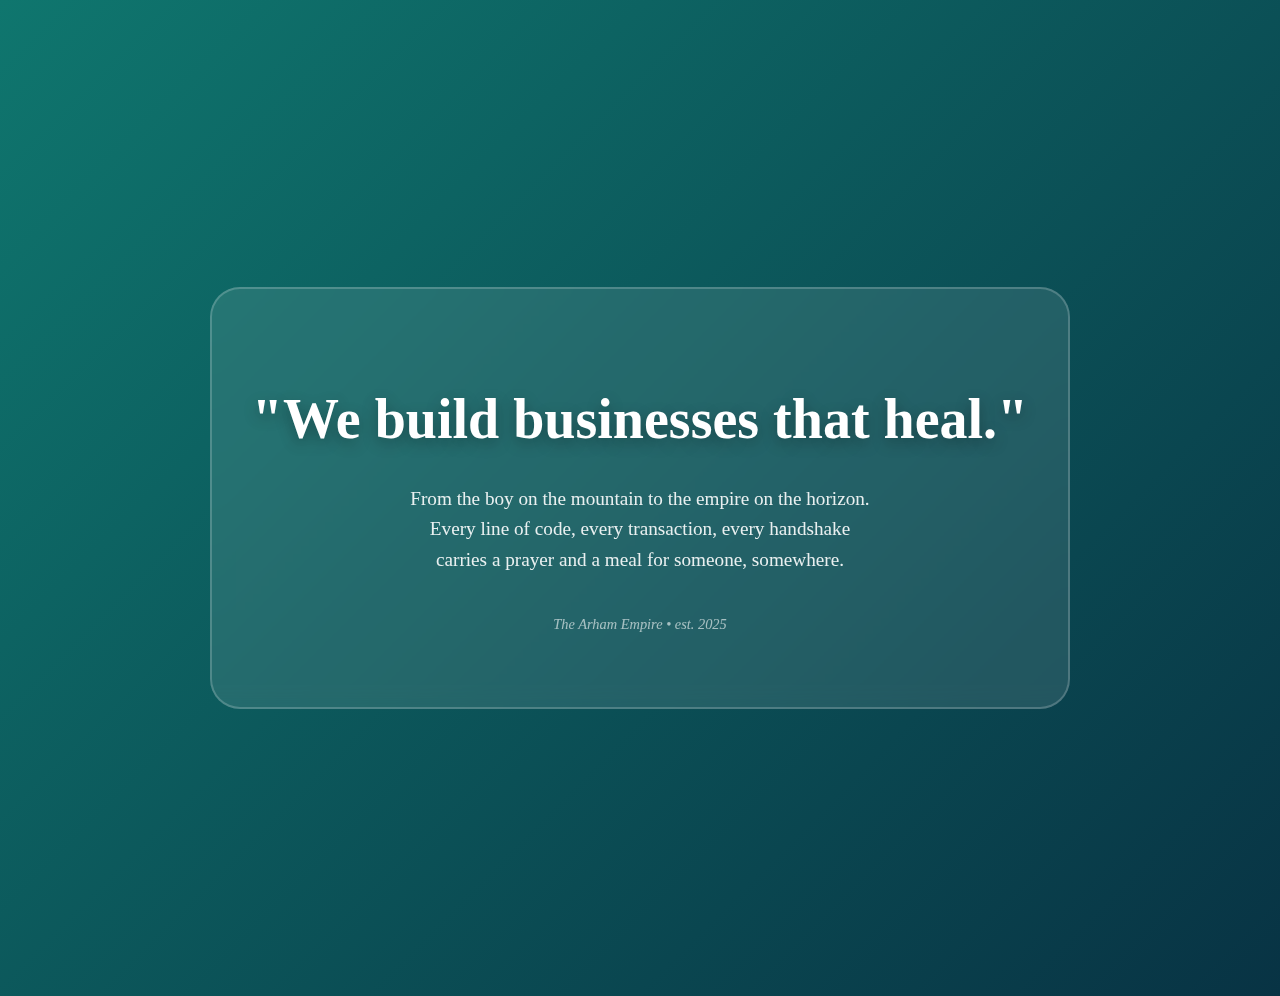
<file: My manifest.html>
<!DOCTYPE html>
<html>
<head>
    <style>
        body {
            background: linear-gradient(135deg, #0f766e 0%, #083344 100%);
            height: 100vh;
            display: flex;
            align-items: center;
            justify-content: center;
            font-family: 'Georgia', serif;
            text-align: center;
            color: white;
            padding: 40px;
        }
        .manifesto {
            max-width: 800px;
            padding: 60px 40px;
            background: rgba(255, 255, 255, 0.1);
            backdrop-filter: blur(10px);
            border-radius: 30px;
            border: 2px solid rgba(255, 255, 255, 0.2);
        }
        h1 {
            font-size: 3.5rem;
            margin-bottom: 30px;
            line-height: 1.2;
            text-shadow: 0 5px 15px rgba(0, 0, 0, 0.3);
        }
        .subtitle {
            font-size: 1.2rem;
            opacity: 0.9;
            max-width: 600px;
            margin: 0 auto;
            line-height: 1.6;
        }
        .watermark {
            margin-top: 40px;
            font-size: 0.9rem;
            opacity: 0.6;
            font-style: italic;
        }
    </style>
</head>
<body>
    <div class="manifesto">
        <h1>"We build businesses that heal."</h1>
        <p class="subtitle">
            From the boy on the mountain to the empire on the horizon.<br>
            Every line of code, every transaction, every handshake<br>
            carries a prayer and a meal for someone, somewhere.
        </p>
        <p class="watermark">The Arham Empire • est. 2025</p>
    </div>
</body>
</html>
</file>
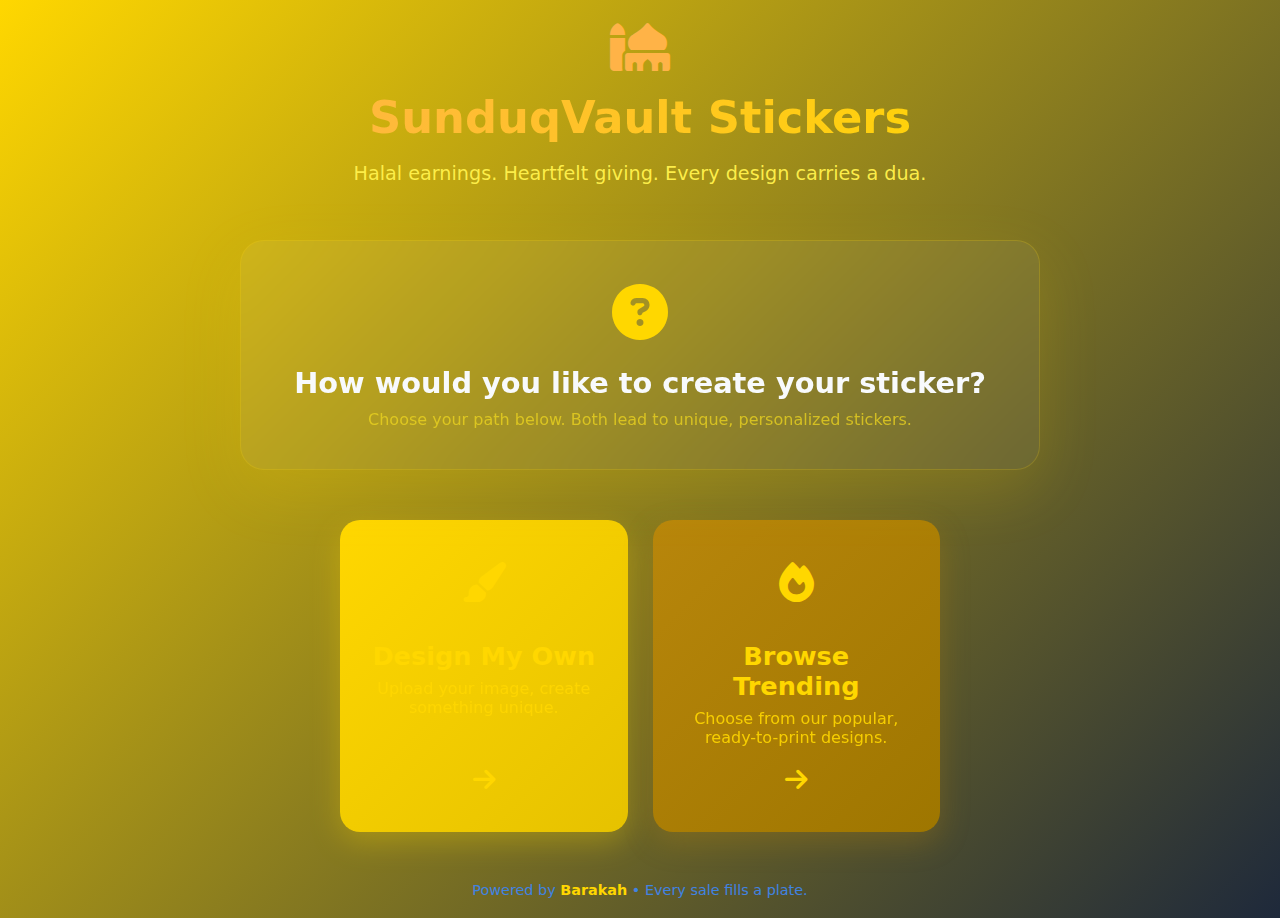
<file: screen2.html>
<!DOCTYPE html>
<html lang="en">
<head>
    <meta charset="UTF-8">
    <meta name="viewport" content="width=device-width, initial-scale=1.0">
    <title>🔄 Choose Your Path | SunduqVault</title>
    <link rel="stylesheet" href="https://cdnjs.cloudflare.com/ajax/libs/font-awesome/6.4.0/css/all.min.css">

<style>
        /* 🌙 DEEP THEME - GOLD & ROYAL */
        :root {
            --primary: #ffd700;     /* Rich Gold - Trust & Luxury */
            --secondary: #b8860b;   /* Dark Gold - Royalty */
            --dark: #ffd700;      /* Deep Navy - Depth (keeping for contrast) */
            --light: #f8fafc;       /* Off White - Clean */
            --accent: #ffb347;      /* Warm Amber - Energy */
        }
        * {
            margin: 0;
            padding: 0;
            box-sizing: border-box;
            font-family: 'Segoe UI', system-ui, sans-serif;
        }
        body {
            background: linear-gradient(135deg, var(--dark) 0%, #1e293b 100%);
            min-height: 100vh;
            display: flex;
            justify-content: center;
            align-items: center;
            padding: 20px;
            color: var(--light);
        }
        .container {
            max-width: 800px;
            width: 100%;
            text-align: center;
        }
        /* 🏔️ HEADER */
        .header {
            margin-bottom: 50px;
        }
        .logo {
            font-size: 3rem;
            margin-bottom: 15px;
            color: var(--accent);
        }
        h1 {
            font-size: 2.8rem;
            margin-bottom: 15px;
            background: linear-gradient(90deg, var(--accent), var(--primary));
            -webkit-background-clip: text;
            -webkit-text-fill-color: transparent;
            font-weight: 800;
        }
        .subtitle {
            font-size: 1.2rem;
            color:#fff04bf9;
            max-width: 600px;
            margin: 0 auto 40px;
            line-height: 1.6;
        }
        /* ❓ QUESTION CARD */
        .question-card {
            background: rgba(255, 255, 255, 0.05);
            backdrop-filter: blur(10px);
            border: 1px solid rgba(255, 215, 0, 0.2);
            border-radius: 24px;
            padding: 40px 30px;
            margin-bottom: 50px;
            box-shadow: 0 20px 60px rgba(255, 215, 0, 0.15);
        }
        .question-icon {
            font-size: 3.5rem;
            color: var(--primary);
            margin-bottom: 20px;
        }
        .question-text {
            font-size: 1.8rem;
            font-weight: 700;
            margin-bottom: 10px;
        }
        .question-hint {
            color: #eed620c0;
            font-size: 1rem;
        }
        /* 🔘 CHOICE BUTTONS - BIG & BEAUTIFUL */
        .choices-grid {
            display: grid;
            grid-template-columns: 1fr;
            gap: 25px;
            max-width: 600px;
            margin: 0 auto;
        }
        .choice-btn {
            background: linear-gradient(135deg, var(--primary), #e6c200);
            border: none;
            border-radius: 20px;
            padding: 30px 25px;
            color: var(--dark);
            font-size: 1.6rem;
            font-weight: 700;
            cursor: pointer;
            display: flex;
            align-items: center;
            justify-content: center;
            gap: 20px;
            transition: all 0.4s cubic-bezier(0.175, 0.885, 0.32, 1.275);
            box-shadow: 0 10px 30px rgba(255, 215, 0, 0.3);
            text-align: left;
        }
        .choice-btn:hover {
            transform: translateY(-10px) scale(1.02);
            box-shadow: 0 20px 40px rgba(255, 215, 0, 0.5);
        }
        .choice-btn.option2 {
            background: linear-gradient(135deg, var(--secondary), #9e7600);
            box-shadow: 0 10px 30px rgba(184, 134, 11, 0.3);
        }
        .choice-btn.option2:hover {
            box-shadow: 0 20px 40px rgba(184, 134, 11, 0.5);
        }
        .btn-icon {
            font-size: 2.5rem;
        }
        .btn-text {
            flex: 1;
        }
        .btn-desc {
            display: block;
            font-size: 1rem;
            font-weight: 400;
            opacity: 0.9;
            margin-top: 8px;
            color: var(--dark);
        }
        /* 📱 RESPONSIVE */
        @media (min-width: 768px) {
            .choices-grid {
                grid-template-columns: repeat(2, 1fr);
            }
            .choice-btn {
                flex-direction: column;
                text-align: center;
                padding: 40px 25px;
            }
            .btn-icon {
                margin-bottom: 15px;
            }
        }
        /* 🔽 FOOTER */
        .footer-note {
            margin-top: 50px;
            color: #4083e2;
            font-size: 0.9rem;
        }
        .highlight {
            color: var(--primary);
            font-weight: 700;
        }
</style>

</head>
<body>
    <div class="container">
        <!-- 🏔️ HEADER -->
        <div class="header">
            <div class="logo">
                <i class="fas fa-mosque"></i>
            </div>
            <h1>SunduqVault Stickers</h1>
            <p class="subtitle">Halal earnings. Heartfelt giving. Every design carries a dua.</p>
        </div>

        <!-- ❓ QUESTION CARD -->
        <div class="question-card">
            <div class="question-icon">
                <i class="fas fa-question-circle"></i>
            </div>
            <p class="question-text">How would you like to create your sticker?</p>
            <p class="question-hint">Choose your path below. Both lead to unique, personalized stickers.</p>
        </div>

        <!-- 🔘 CHOICE BUTTONS -->
        <div class="choices-grid">
            <!-- OPTION 1: CUSTOM DESIGN -->
            <button class="choice-btn" onclick="goToCustom()">
                <div class="btn-icon">
                    <i class="fas fa-paint-brush"></i>
                </div>
                <div class="btn-text">
                    Design My Own
                    <span class="btn-desc">Upload your image, create something unique.</span>
                </div>
                <i class="fas fa-arrow-right"></i>
            </button>

            <!-- OPTION 2: TRENDING DESIGNS -->
            <button class="choice-btn option2" onclick="goToTrending()">
                <div class="btn-icon">
                    <i class="fas fa-fire"></i>
                </div>
                <div class="btn-text">
                    Browse Trending
                    <span class="btn-desc">Choose from our popular, ready-to-print designs.</span>
                </div>
                <i class="fas fa-arrow-right"></i>
            </button>
        </div>

        <!-- 🔽 FOOTER -->
        <p class="footer-note">
            Powered by <span class="highlight">Barakah</span> • Every sale fills a plate.
        </p>
    </div>

    <script>
        function goToCustom() {
            // 🎨 Redirect to your original custom design flow
            // Change 'screen2_design.html' to your actual custom flow start page
            window.location.href = 'screen2_design.html';
        }

        function goToTrending() {
            // 🔥 Redirect to trending stickers gallery
            // Change 'trending.html' to your actual trending page
            window.location.href = 'trending.html';
        }
    </script>
</body>
</html>
</file>
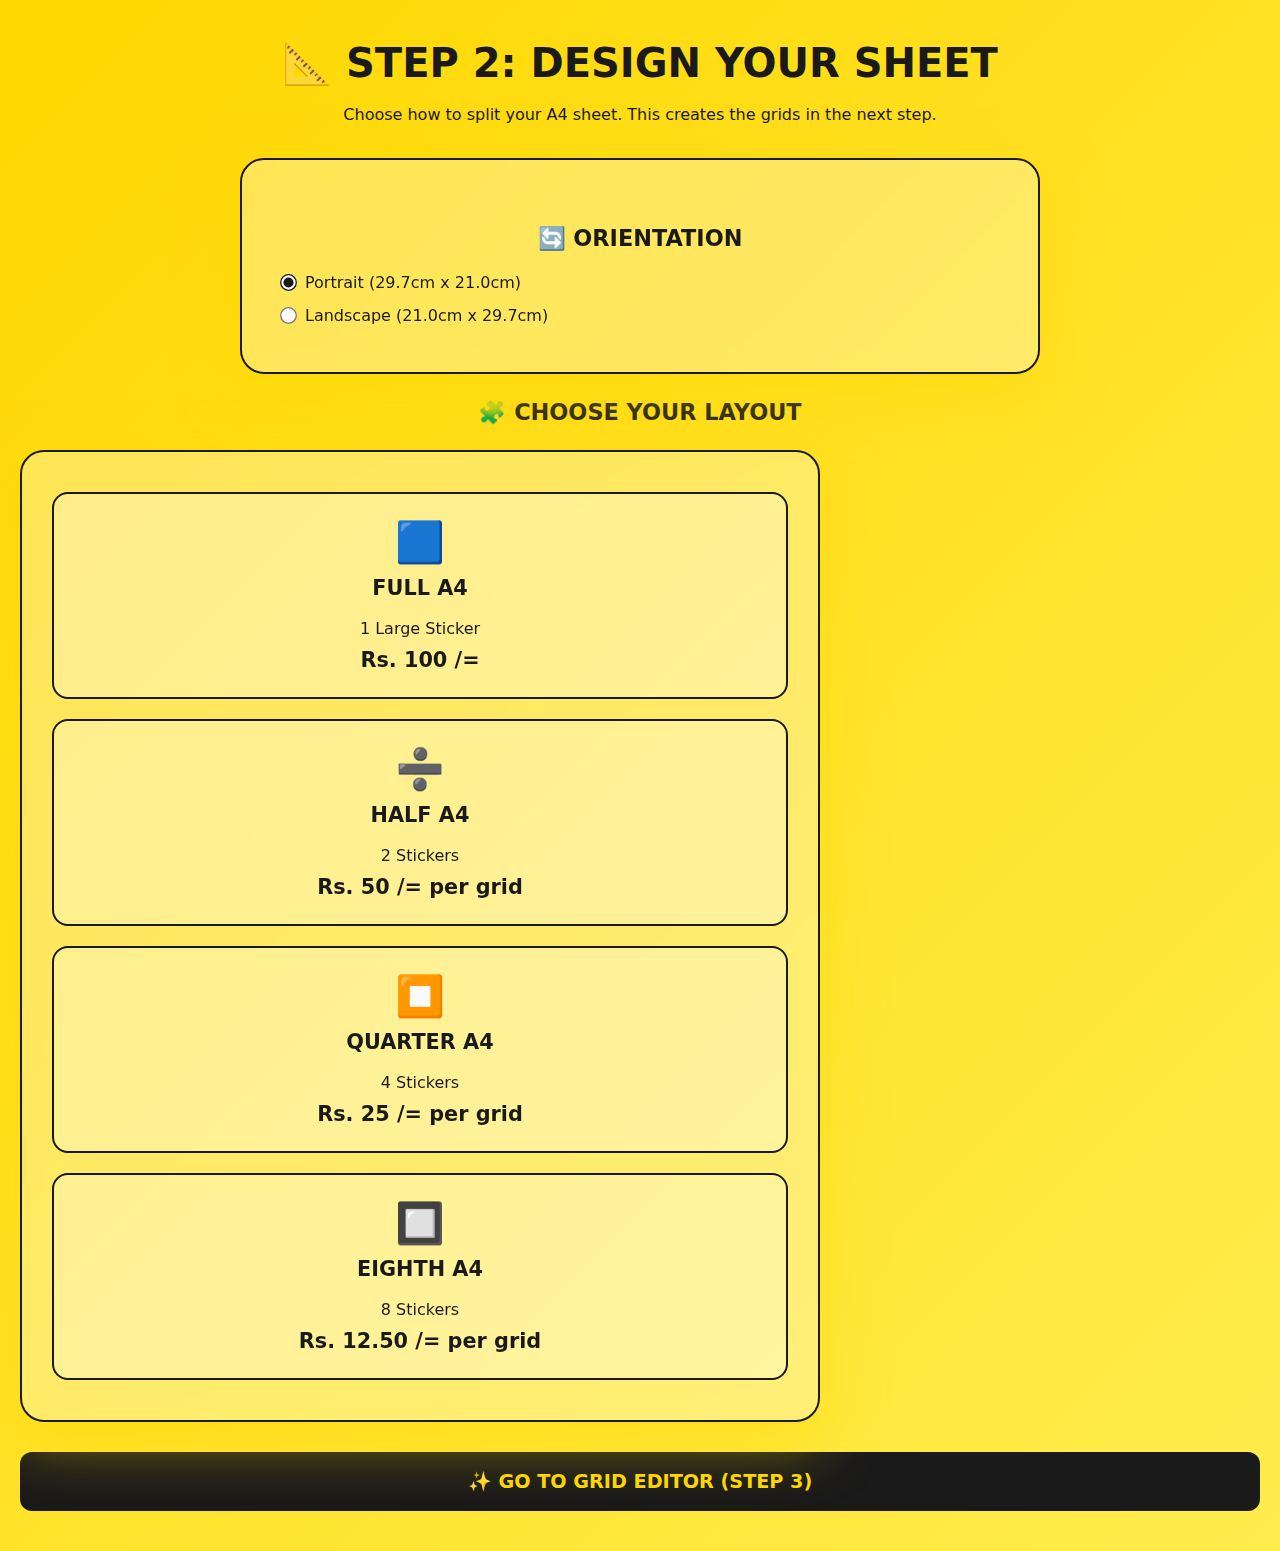
<file: screen2_design.html>
<!DOCTYPE html>
<html>
<head>
    <meta name="viewport" content="width=device-width, initial-scale=1.0">
    <meta charset="UTF-8">
    <title>Step 2: Choose Layout</title>
    <style>
        :root {
            --primary: #ffd700;
            --secondary: #b8860b;
            --dark: #1a1a1a;
            --light: #ffffff;
            --accent: #ffb347;
            --gold-glow: rgba(255, 215, 0, 0.5);
        }

        * {
            margin: 0;
            padding: 0;
            box-sizing: border-box;
            font-family: 'Segoe UI', system-ui, sans-serif;
        }

        body {
            background: linear-gradient(135deg, #ffd700 0%, #ffed4e 100%);
            min-height: 100vh;
            color: var(--dark);
            padding: 40px 20px;
        }

        body > div {
            max-width: 800px;
            margin: 0 auto;
            background: rgba(255, 255, 255, 0.3);
            backdrop-filter: blur(10px);
            border: 2px solid var(--dark);
            border-radius: 24px;
            padding: 40px 30px;
            box-shadow: 0 20px 60px var(--gold-glow);
        }

        h1 {
            font-size: 2.5rem;
            margin-bottom: 15px;
            color: var(--dark);
            font-weight: 800;
            text-align: center;
        }

        h3 {
            color: var(--dark);
            margin: 25px 0 15px 0;
            font-size: 1.4rem;
            text-align: center;
        }

        p {
            color: var(--dark);
            text-align: center;
            margin-bottom: 30px;
            line-height: 1.6;
        }

        input[type="radio"] {
            margin: 10px;
            accent-color: var(--dark);
            transform: scale(1.3);
        }

        label {
            color: var(--dark);
            font-size: 1rem;
            margin-right: 20px;
            display: inline-flex;
            align-items: center;
        }

        .option {
            background: rgba(255, 255, 255, 0.3) !important;
            border: 2px solid var(--dark) !important;
            color: var(--dark) !important;
            padding: 25px 20px !important;
            border-radius: 16px !important;
            cursor: pointer !important;
            transition: all 0.3s ease !important;
            text-align: center !important;
        }

        .option:hover {
            background: rgba(255, 255, 255, 0.5) !important;
            transform: translateY(-5px) !important;
            box-shadow: 0 10px 25px var(--gold-glow) !important;
            border-color: var(--dark) !important;
        }

        .option > div:first-child {
            font-size: 2.5rem;
            margin-bottom: 10px;
        }

        .option strong {
            color: var(--dark) !important;
            font-size: 1.3rem !important;
            display: block;
            margin-top: 10px;
        }

        .btn {
            background: var(--dark) !important;
            border: none !important;
            border-radius: 12px !important;
            padding: 18px 30px !important;
            color: var(--primary) !important;
            font-size: 1.2rem !important;
            font-weight: 700 !important;
            cursor: pointer !important;
            width: 100% !important;
            transition: all 0.3s !important;
            margin-top: 30px !important;
            display: block !important;
            text-align: center !important;
        }

        .btn:hover {
            transform: translateY(-3px) !important;
            box-shadow: 0 10px 25px var(--gold-glow) !important;
        }
    </style>

</head>
<body>
    <!-- Your existing HTML stays exactly the same -->
    <h1>📐 STEP 2: DESIGN YOUR SHEET</h1>
    <p>Choose how to split your A4 sheet. This creates the grids in the next step.</p>

    <div>
        <h3>🔄 ORIENTATION</h3>
        <label><input type="radio" name="orient" value="portrait" checked> Portrait (29.7cm x 21.0cm)</label><br>
        <label><input type="radio" name="orient" value="landscape"> Landscape (21.0cm x 29.7cm)</label>
    </div>

    <h3>🧩 CHOOSE YOUR LAYOUT</h3>
    <div style="display: grid; grid-template-columns: 1fr; gap: 20px; margin: 25px 0;">

        <div class="option" onclick="selectLayout('full')" style="background: rgba(255,215,0,0.1); padding: 30px; border-radius: 16px; text-align: center;">
            <div style="font-size: 2.5rem;">🟦</div>
            <strong style="font-size: 1.8rem;">FULL A4</strong><br>
            <span>1 Large Sticker</span><br>
            <strong style="font-size: 1.3rem;">Rs. 100 /=</strong>
        </div>

        <div class="option" onclick="selectLayout('half')" style="background: rgba(255,215,0,0.1); padding: 30px; border-radius: 16px; text-align: center;">
            <div style="font-size: 2.5rem;">➗</div>
            <strong style="font-size: 1.8rem;">HALF A4</strong><br>
            <span>2 Stickers</span><br>
            <strong style="font-size: 1.3rem;">Rs. 50 /= per grid</strong>
        </div>

        <div class="option" onclick="selectLayout('quarter')" style="background: rgba(255,215,0,0.1); padding: 30px; border-radius: 16px; text-align: center;">
            <div style="font-size: 2.5rem;">⏹️</div>
            <strong style="font-size: 1.8rem;">QUARTER A4</strong><br>
            <span>4 Stickers</span><br>
            <strong style="font-size: 1.3rem;">Rs. 25 /= per grid</strong>
        </div>

        <div class="option" onclick="selectLayout('eight')" style="background: rgba(255,215,0,0.1); padding: 30px; border-radius: 16px; text-align: center;">
            <div style="font-size: 2.5rem;">🔲</div>
            <strong style="font-size: 1.8rem;">EIGHTH A4</strong><br>
            <span>8 Stickers</span><br>
            <strong style="font-size: 1.3rem;">Rs. 12.50 /= per grid</strong>
        </div>

    </div>

    <button class="btn" onclick="goToEditor()">✨ GO TO GRID EDITOR (STEP 3)</button>

    <script>
        let selectedLayout = 'full';

        function selectLayout(layout) {
            selectedLayout = layout;
            document.querySelectorAll('.option').forEach(opt => {
                opt.style.background = opt.onclick.toString().includes(layout) 
                    ? 'rgba(255,215,0,0.2)' 
                    : 'rgba(255,215,0,0.1)';
            });
        }

        function goToEditor() {
            const orientation = document.querySelector('input[name="orient"]:checked').value;
            const layoutConfig = {
                'full': { grids: 1, pricePerGrid: 100 },
                'half': { grids: 2, pricePerGrid: 50 },
                'quarter': { grids: 4, pricePerGrid: 25 },
                'eight': { grids: 8, pricePerGrid: 12.5 }
            };

            const config = layoutConfig[selectedLayout];
            if (!config) {
                alert('⚠️ Please select a layout first!');
                return;
            }

            try {
                localStorage.setItem('stickerOrientation', orientation);
                localStorage.setItem('stickerLayout', selectedLayout);
                localStorage.setItem('stickerGrids', config.grids);
                localStorage.setItem('pricePerGrid', config.pricePerGrid);

                setTimeout(() => {
                    alert(`✅ Taking you to Grid Editor!\nLayout: ${selectedLayout.toUpperCase()}\nGrids: ${config.grids}`);
                    window.location.href = 'screen3.html';
                }, 100);
            } catch (error) {
                alert('Storage error. Try in incognito mode.');
            }
        }

        window.onload = function() {
            selectLayout('full');
        };
    </script>
</body>
</html>
</file>
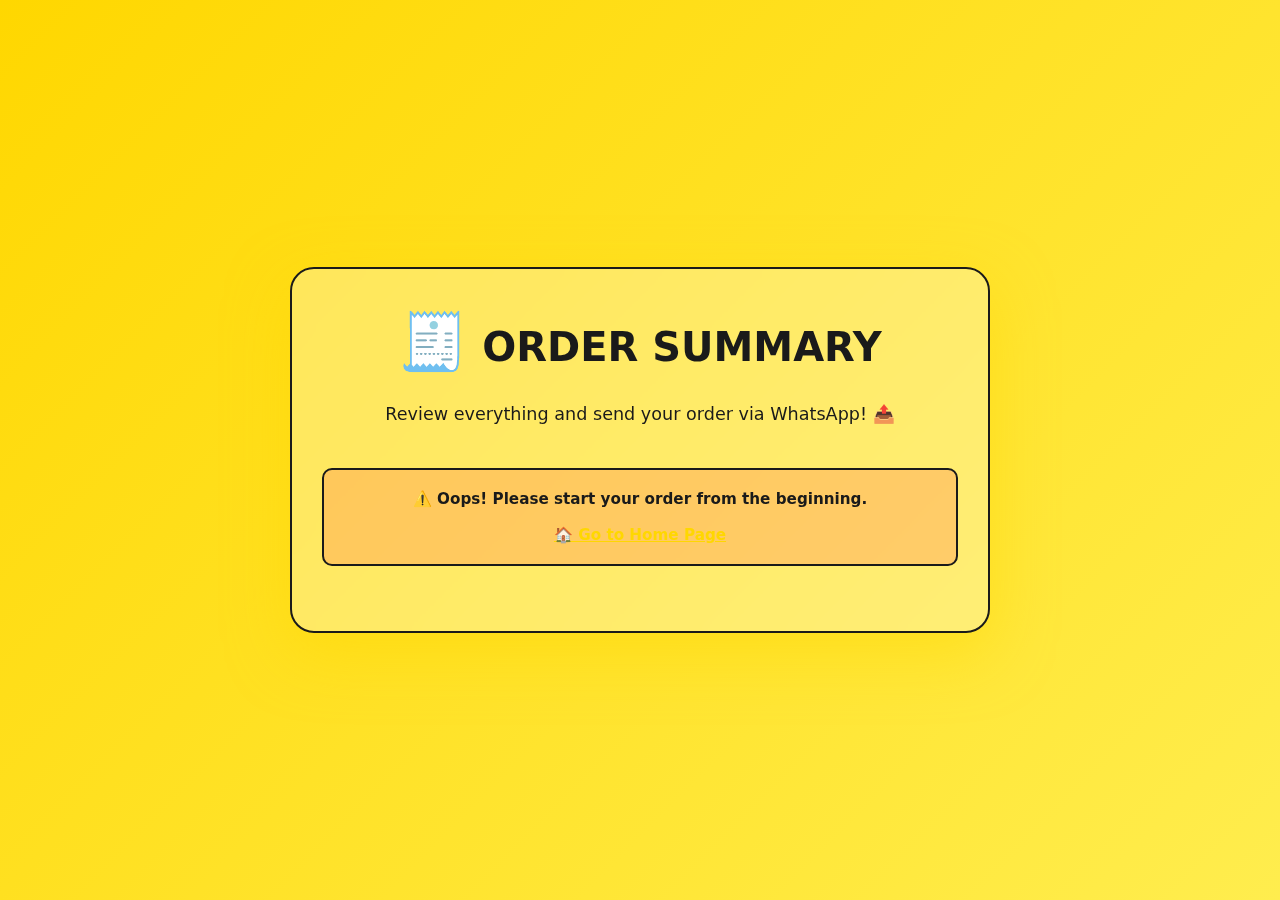
<file: screen4.html>
<!DOCTYPE html>
<html>
<head>
    <meta charset="UTF-8">
    <title>✅ Your Order Summary</title>
    <meta name="viewport" content="width=device-width, initial-scale=1">
    <style>
        :root {
            --primary: #ffd700;
            --secondary: #b8860b;
            --dark: #1a1a1a;
            --light: #ffffff;
            --accent: #ffb347;
            --success: #ffd700;
            --danger: #ff4444;
            --gray: #666666;
            --gold-glow: rgba(255, 215, 0, 0.5);
        }

        * {
            margin: 0;
            padding: 0;
            box-sizing: border-box;
            font-family: 'Segoe UI', system-ui, sans-serif;
        }

        body {
            background: linear-gradient(135deg, #ffd700 0%, #ffed4e 100%);
            min-height: 100vh;
            color: var(--dark);
            padding: 40px 20px;
            display: flex;
            justify-content: center;
            align-items: center;
        }

        .card {
            max-width: 700px;
            width: 100%;
            background: rgba(255, 255, 255, 0.3);
            backdrop-filter: blur(10px);
            border: 2px solid var(--dark);
            border-radius: 24px;
            padding: 40px 30px;
            box-shadow: 0 20px 60px var(--gold-glow);
        }

        h1 {
            font-size: 2.5rem;
            margin-bottom: 10px;
            color: var(--dark);
            font-weight: 800;
            text-align: center;
        }

        .subtitle {
            font-size: 1.1rem;
            color: var(--dark);
            text-align: center;
            margin-bottom: 40px;
            line-height: 1.6;
        }

        .summary-box {
            background: rgba(255, 255, 255, 0.3);
            border-radius: 16px;
            padding: 25px;
            margin: 25px 0;
            border: 2px solid var(--dark);
        }

        .summary-box h3 {
            color: var(--dark);
            margin-bottom: 20px;
            text-align: center;
            font-size: 1.4rem;
        }

        .summary-item {
            margin-bottom: 15px;
            padding-bottom: 15px;
            border-bottom: 1px dashed var(--dark);
            display: flex;
            justify-content: space-between;
        }

        .summary-item:last-child {
            border-bottom: none;
            margin-bottom: 0;
        }

        .label {
            font-weight: 700;
            color: var(--dark);
        }

        .value {
            color: var(--dark);
            font-weight: 600;
        }

        .final-price {
            background: var(--dark);
            color: var(--primary);
            padding: 25px;
            border-radius: 12px;
            text-align: center;
            margin: 30px 0;
            font-size: 2rem;
            font-weight: 800;
            box-shadow: 0 10px 20px var(--gold-glow);
        }

        .whatsapp-btn {
            background: var(--dark) !important;
            border: none !important;
            border-radius: 12px !important;
            padding: 20px 30px !important;
            color: var(--primary) !important;
            font-size: 1.3rem !important;
            font-weight: 700 !important;
            cursor: pointer !important;
            width: 100% !important;
            transition: all 0.3s !important;
            margin-top: 20px !important;
            display: flex !important;
            align-items: center !important;
            justify-content: center !important;
            gap: 12px !important;
            text-decoration: none !important;
        }

        .whatsapp-btn:hover {
            transform: translateY(-3px) !important;
            box-shadow: 0 10px 25px var(--gold-glow) !important;
        }

        .error-msg {
            background: rgba(255, 68, 68, 0.2);
            color: var(--dark);
            padding: 20px;
            border-radius: 10px;
            text-align: center;
            border: 2px solid var(--dark);
            margin-bottom: 25px;
            font-weight: 600;
        }

        p {
            text-align: center;
            color: var(--dark);
            margin-top: 25px;
            font-size: 0.95rem;
        }

        .hidden {
            display: none !important;
        }

        .emoji {
            font-size: 1.4em;
        }
    </style>


</head>
<body>
    <!-- Your existing HTML remains exactly the same -->
    <div class="card">
        <h1><span class="emoji">🧾</span> ORDER SUMMARY</h1>
        <p class="subtitle">Review everything and send your order via WhatsApp! 📤</p>

        <div id="errorContainer" class="hidden"></div>

        <div id="summaryContainer" class="hidden">
            <div class="summary-box">
                <h3><span class="emoji">👤</span> Customer Details</h3>
                <div class="summary-item">
                    <span class="label">Name:</span> <span id="dispName" class="value"></span>
                </div>
                <div class="summary-item">
                    <span class="label">WhatsApp:</span> <span id="dispWhatsApp" class="value"></span>
                </div>
                <div class="summary-item">
                    <span class="label">Address:</span> <span id="dispAddress" class="value"></span>
                </div>
            </div>

            <div class="summary-box">
                <h3><span class="emoji">🎨</span> Sticker Details</h3>
                <div class="summary-item">
                    <span class="label">Layout:</span> <span id="dispLayout" class="value"></span>
                </div>
                <div class="summary-item">
                    <span class="label">Filled Grids:</span> <span id="dispFilledGrids" class="value"></span>
                </div>
                <div class="summary-item">
                    <span class="label">Total Grids:</span> <span id="dispTotalGrids" class="value"></span>
                </div>
            </div>

            <div class="final-price">
                <span class="emoji">💰</span> TOTAL PRICE: Rs. <span id="dispTotalPrice">0</span> /=
            </div>

            <button id="sendWhatsAppBtn" class="whatsapp-btn">
                <span class="emoji">📲</span> SEND THIS ORDER VIA WHATSAPP
            </button>

            <p>
                <span class="emoji">ℹ️</span> Clicking the button will open WhatsApp with a pre-written message. Just hit send!
            </p>
        </div>
    </div>

    <script>
        // Your existing JavaScript stays exactly the same
        window.onload = function() {
            const userName = localStorage.getItem('sticker_userName');
            const userWhatsApp = localStorage.getItem('sticker_userWhatsApp');
            const userAddress = localStorage.getItem('sticker_userAddress');
            const stickerLayout = localStorage.getItem('stickerLayout');
            const totalGrids = localStorage.getItem('stickerGrids');
            const filledGrids = localStorage.getItem('filledGrids');
            const totalPrice = localStorage.getItem('totalPrice');

            if (!userName || !userWhatsApp) {
                showError("⚠️ Oops! Please start your order from the beginning.");
                return;
            }

            document.getElementById('dispName').textContent = userName;
            document.getElementById('dispWhatsApp').textContent = userWhatsApp;
            document.getElementById('dispAddress').textContent = userAddress || 'Not provided';

            const layoutNames = { 'full': 'Full A4 (1 Grid)', 'half': 'Half A4 (2 Grids)', 'quarter': 'Quarter A4 (4 Grids)', 'eight': 'Eighth A4 (8 Grids)' };
            document.getElementById('dispLayout').textContent = layoutNames[stickerLayout] || stickerLayout || 'Not selected';

            document.getElementById('dispTotalGrids').textContent = totalGrids || 'N/A';
            document.getElementById('dispFilledGrids').textContent = filledGrids || '0';
            document.getElementById('dispTotalPrice').textContent = totalPrice || '0';

            document.getElementById('summaryContainer').classList.remove('hidden');

            document.getElementById('sendWhatsAppBtn').onclick = function() {
                sendToWhatsApp(userName, userWhatsApp, userAddress, stickerLayout, totalGrids, filledGrids, totalPrice);
            };
        };

        function showError(message) {
            const errorContainer = document.getElementById('errorContainer');
            errorContainer.innerHTML = `<p class="error-msg">${message} <br><br> <a href="index.html" style="color: #ffd700; font-weight: bold;">🏠 Go to Home Page</a></p>`;
            errorContainer.classList.remove('hidden');
        }

        function sendToWhatsApp(name, whatsapp, address, layout, totalGrids, filledGrids, price) {
            const layoutNames = { 'full': 'Full A4', 'half': 'Half A4', 'quarter': 'Quarter A4', 'eight': 'Eighth A4' };
            const layoutDisplay = layoutNames[layout] || layout;

            const message = `Assalamu Alaikum! New Sticker Order from SunduqVault:%0A%0A` +
               `*CUSTOMER*%0A` +
               `Name: ${name}%0A` +
               `WhatsApp: ${whatsapp}%0A` +
               `Address: ${address}%0A%0A` +
               `*ORDER DETAILS*%0A` +
               `Layout: ${layoutDisplay}%0A` +
               `Filled Grids: ${filledGrids} / ${totalGrids}%0A` +
               `Total Price: Rs. ${price}/=%0A%0A` +
               `*IMPORTANT NEXT STEP*%0A` +
               `1. Download your design preview.%0A` +
               `2. SEND THAT IMAGE FILE here after this message.%0A%0A` +
               `JazakAllah Khair! 📸`;

            const yourBusinessNumber = '94705608332';
            window.open(`https://wa.me/${yourBusinessNumber}?text=${message}`, '_blank');
            
            alert(`✅ Perfect, ${name}! WhatsApp is opening. Please send the design preview image too, insha'Allah!`);
        }
    </script>
</body>
                                                                </html>
</file>
